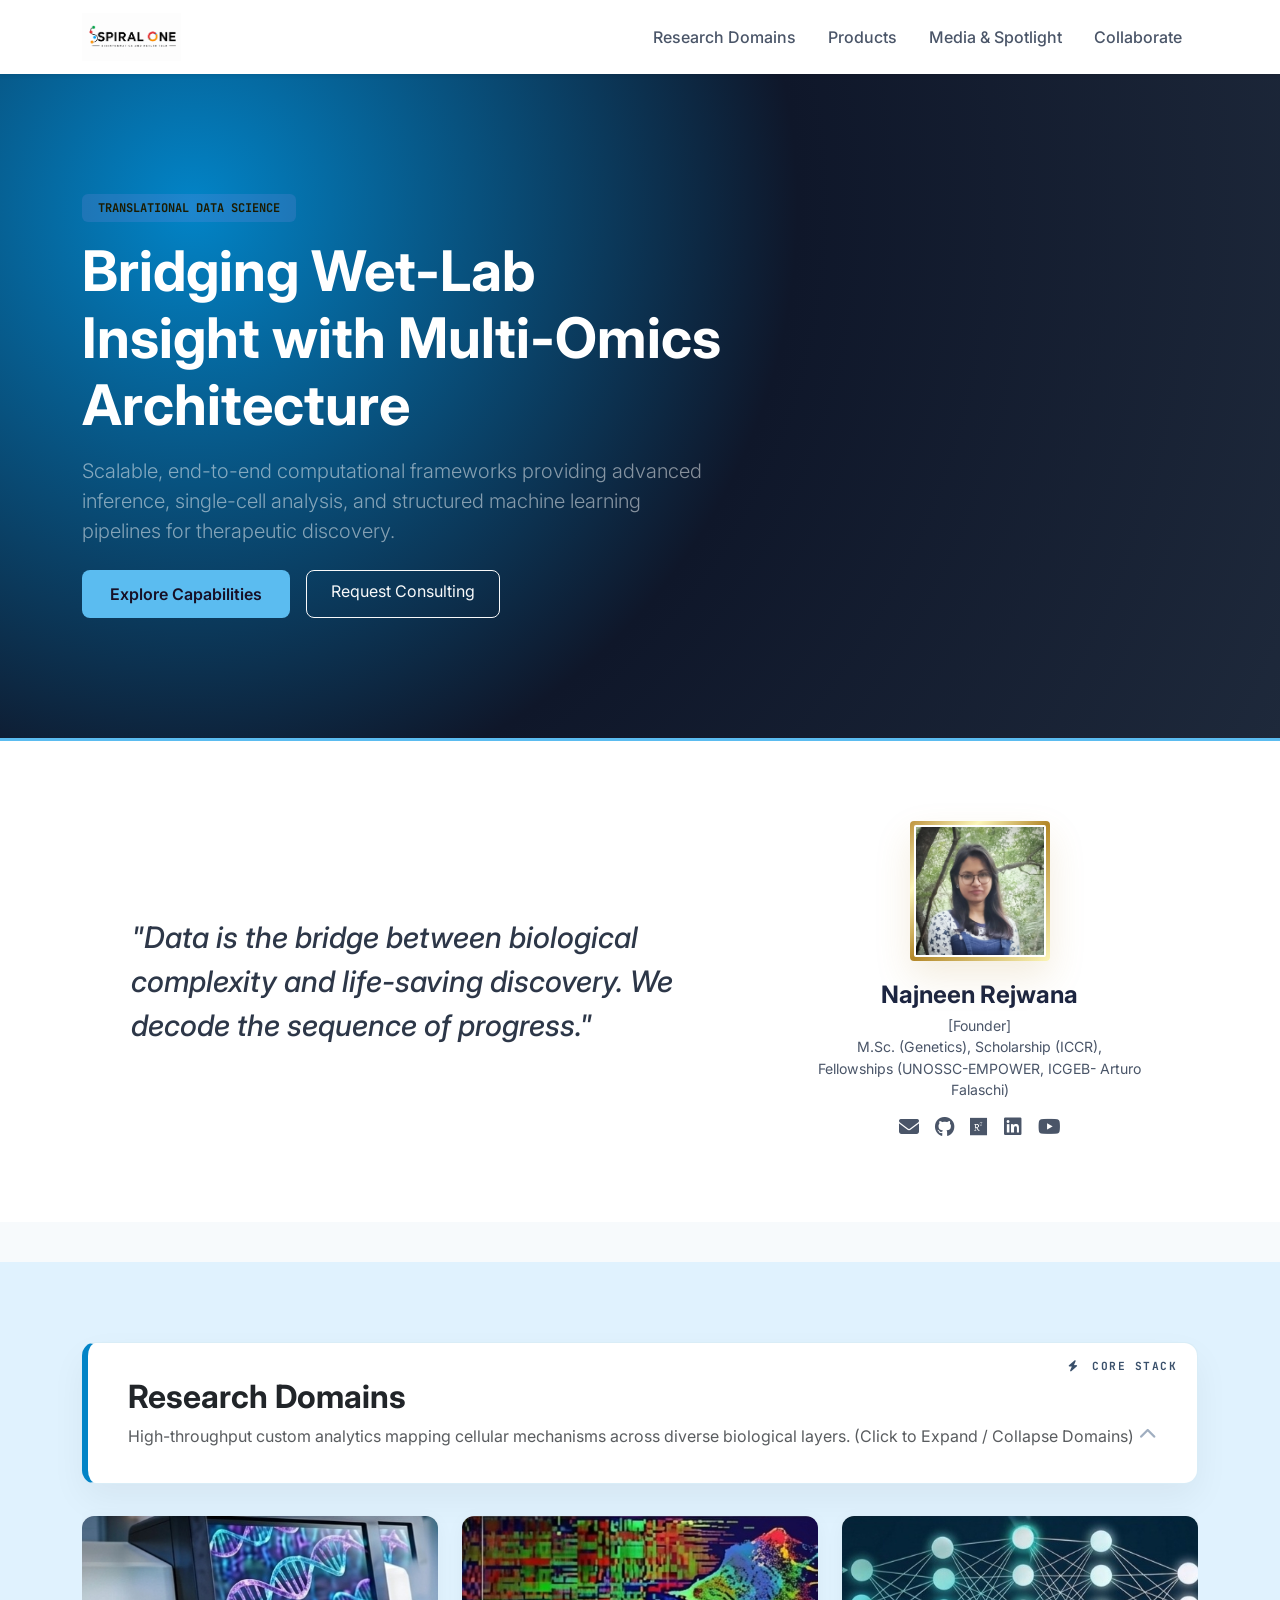
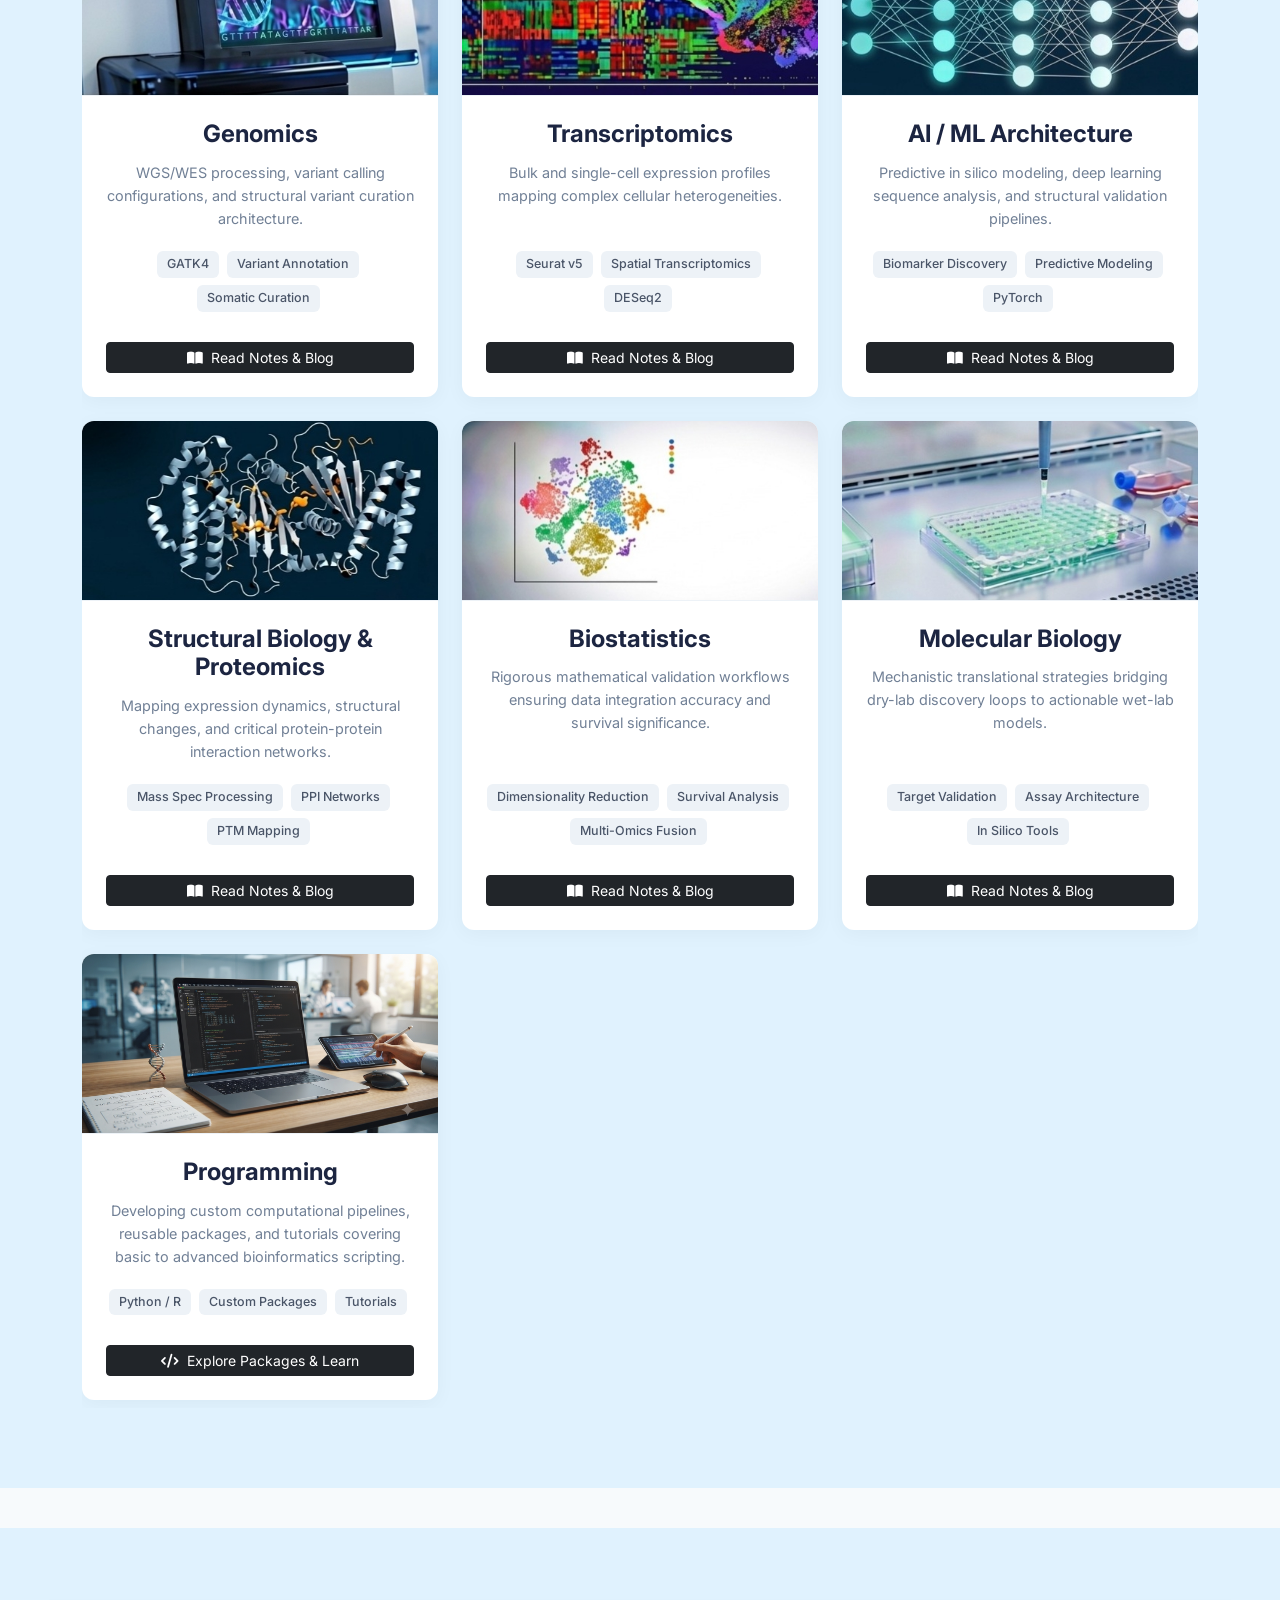
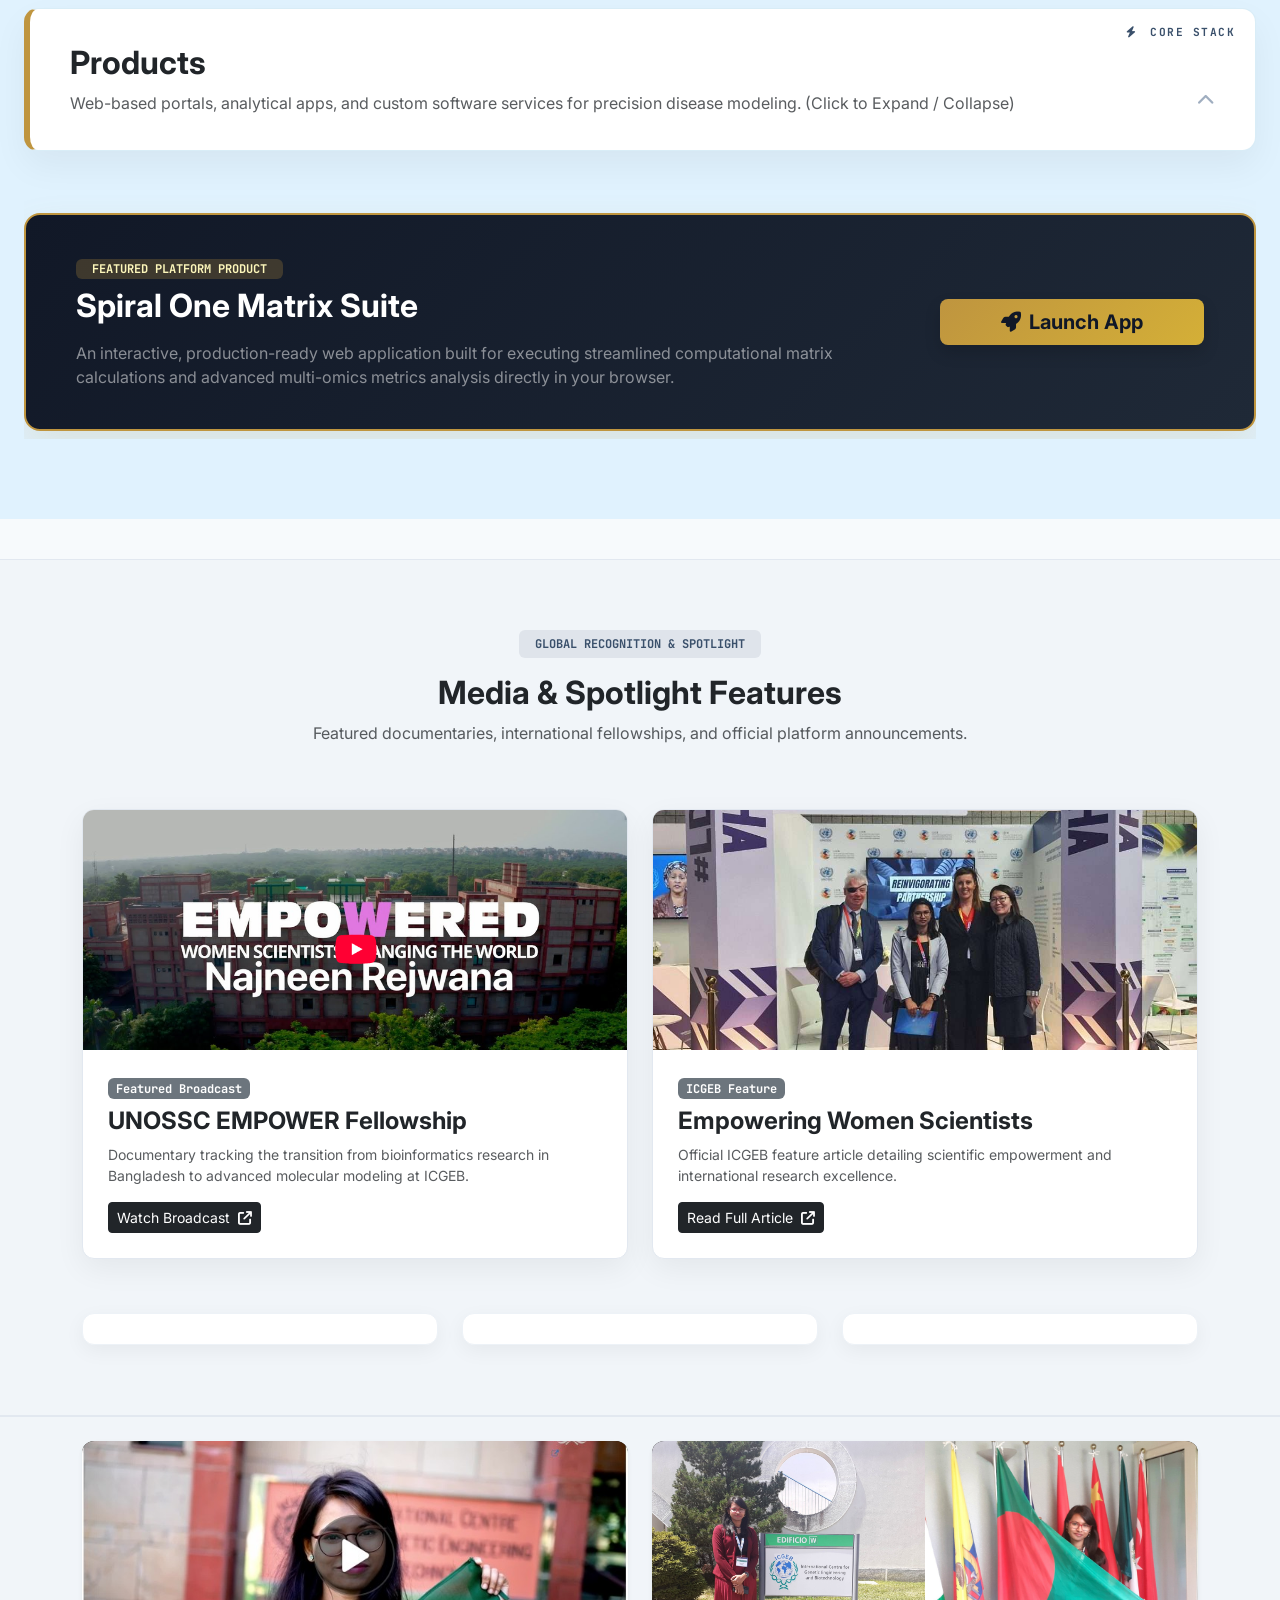
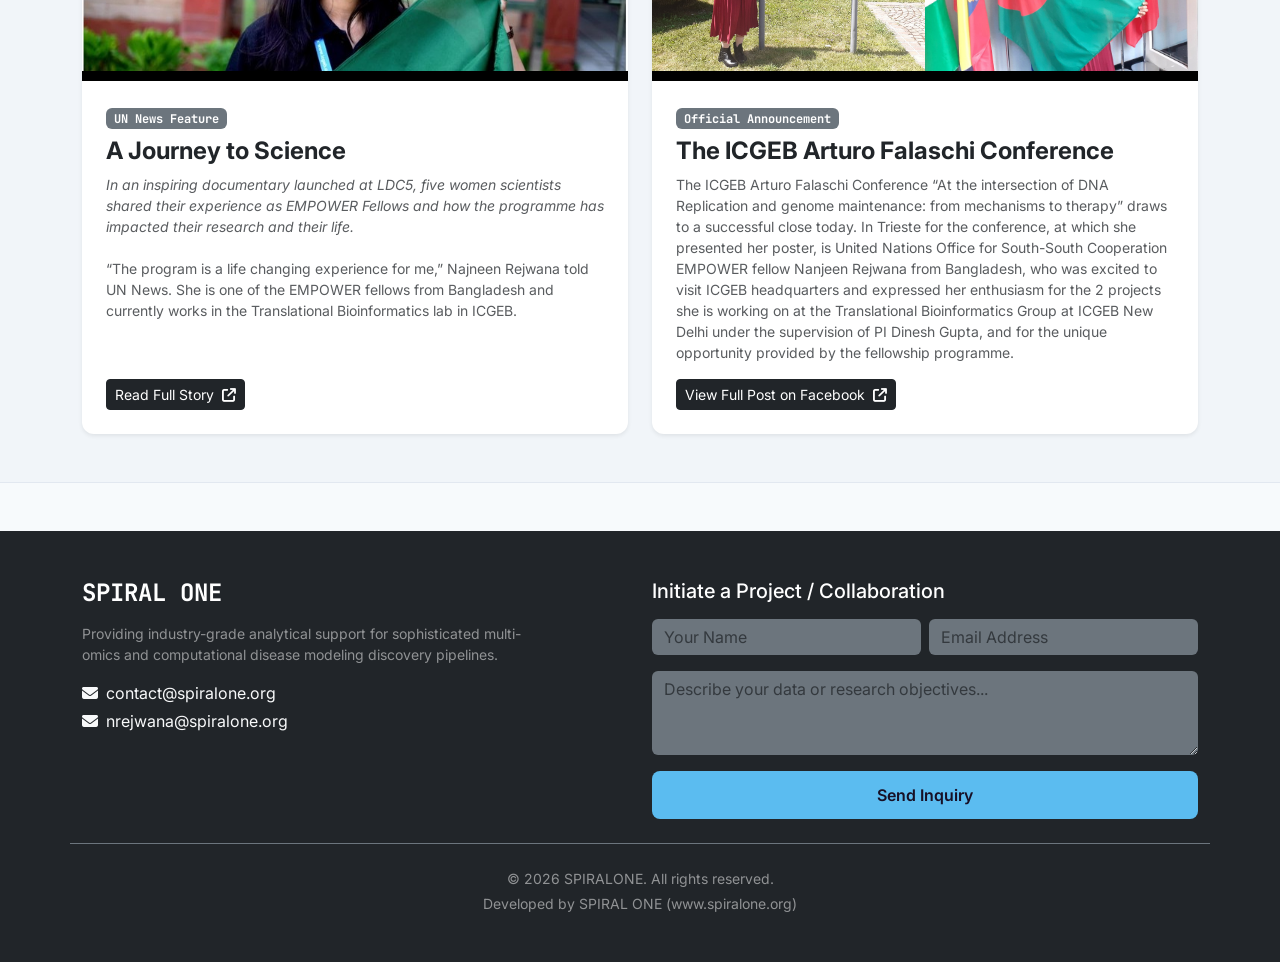
<file: index.html>
<!DOCTYPE html>
<html lang="en">
<head>
    <meta charset="UTF-8">
    <meta name="viewport" content="width=device-width, initial-scale=1.0">

    <meta name="description" content="Next-Generation Computational Biology & Multi-Omics workflows. End-to-end bioinformatics pipelines, single-cell analytics, and computational drug discovery.">
    <meta name="keywords" content="Bioinformatics, Multi-Omics, Single-cell Transcriptomics, Genomics, GATK4, Seurat, Predictive Modeling">
    
    <title>Spiral One | Next-Generation Computational Biology & Multi-Omics</title>
    
    <link rel="icon" type="image/png" href="images/spiral_logo_transparent.png">
    
    <link href="https://cdn.jsdelivr.net/npm/bootstrap@5.3.3/dist/css/bootstrap.min.css" rel="stylesheet">
    <link rel="stylesheet" href="https://cdnjs.cloudflare.com/ajax/libs/font-awesome/6.4.0/css/all.min.css">
    <link rel="preconnect" href="https://fonts.googleapis.com">
    <link rel="preconnect" href="https://fonts.gstatic.com" crossorigin>
    <link href="https://fonts.googleapis.com/css2?family=Inter:wght@300;400;500;600;700&family=JetBrains+Mono:wght@400;500&display=swap" rel="stylesheet">
    
    <style>
        body {
            font-family: 'Inter', sans-serif;
            color: #2d3748;
            background-color: #f7fafc;
            scroll-behavior: smooth;
        }
        .code-font {
            font-family: 'JetBrains Mono', monospace;
        }
        
        /* Premium Dark Lavender & Deep Indigo Hero Theme */
        .hero-section {
            background: radial-gradient(circle at 15% 20%, #0284c7 0%, #0f172a 50%, #1e293b 100%);
            color: white;
            padding: 120px 0;
            position: relative;
            overflow: hidden;
            border-bottom: 3px solid #5bbcf0;
        }
        .hero-section::before {
            content: '';
            position: absolute;
            top: 0;
            left: 0;
            right: 0;
            bottom: 0;
            background: radial-gradient(circle at85% 85%, rgba(56, 189, 248, 0.15) 0%, transparent 55%);
            pointer-events: none;
        }

        /* Quote & Profile Section Spacing */
        .quote-wrapper {
            padding: 80px 0;
            background-color: #ffffff;
        }
        .quote-text {
            font-size: 1.85rem;
            color: #2d3748;
            font-weight: 500;
            line-height: 1.5;
            font-style: italic;
        }
        /* Refined Profile Container */
        .profile-container {
            text-align: center;
        }
        /* High-End Metallic Golden Border Frame */
        .profile-img-square {
            position: relative;
            width: 140px;
            height: 140px;
            border-radius: 4px;
            padding: 4px;
            background: linear-gradient(135deg, #bf953f 0%, #fcf6ba 25%, #b38728 50%, #fbf5b7 100%);
            box-shadow: 0 16px 36px rgba(179, 135, 40, 0.15);
            margin: 0 auto 20px auto;
            transition: transform 0.3s ease;
        }
        .profile-img-square:hover {
            transform: scale(1.03);
        }
        .profile-img-square img {
            width: 100%;
            height: 100%;
            object-fit: cover;
            border-radius: 2px;
            border: 2px solid white;
        }
        .profile-name {
            font-weight: 700;
            color: #1c2541;
            margin-bottom: 6px;
        }
        .profile-credentials {
            font-size: 0.88rem;
            color: #4a5568;
            line-height: 1.5;
            max-width: 340px;
            margin: 0 auto 12px auto;
        }
        /* Professional Social Media Icon Bar */
        .founder-socials {
            display: flex;
            justify-content: center;
            gap: 16px;
            margin-top: 12px;
        }
        .founder-socials a {
            font-size: 1.25rem;
            color: #4a5568;
            transition: color 0.2s ease, transform 0.2s ease;
        }
        .founder-socials a:hover {
            color: #1c2541;
            transform: translateY(-2px);
        }
        .founder-socials a.gmail-icon:hover { color: #db4437; }
        .founder-socials a.github-icon:hover { color: #24292e; }
        .founder-socials a.researchgate-icon:hover { color: #00ccbb; }
        .founder-socials a.linkedin-icon:hover { color: #0077b5; }

        /* PRODUCT SPOTLIGHT BANNER STYLES */
        .product-spotlight-banner {
            background: linear-gradient(135deg, #1e1b32 0%, #2b2342 100%);
            border-radius: 16px;
            color: white;
            padding: 40px 50px;
            box-shadow: 0 15px 35px rgba(30, 27, 50, 0.15);
            margin-top: 30px;
            border: 1px solid rgba(183, 148, 244, 0.3);
        }

        /* MEDIA SECTION STYLES */
        .media-spotlight-section {
            background-color: #f1f5f9;
            padding: 70px 0;
            border-top: 1px solid #e2e8f0;
            border-bottom: 1px solid #e2e8f0;
        }
        .standard-media-card {
            background: #ffffff;
            border-radius: 12px;
            overflow: hidden;
            box-shadow: 0 10px 30px rgba(0,0,0,0.06);
            height: 100%;
            display: flex;
            flex-direction: column;
            border: 1px solid #e2e8f0;
            transition: transform 0.3s ease, box-shadow 0.3s ease;
        }
        .standard-media-card:hover {
            transform: translateY(-4px);
            box-shadow: 0 15px 35px rgba(0,0,0,0.09);
        }
        .card-media-header {
            position: relative;
            width: 100%;
            height: 240px;
            background: #000;
        }
        .card-media-header iframe,
        .card-media-header img {
            width: 100%;
            height: 100%;
            object-fit: cover;
            border: 0;
        }
        .card-media-body {
            padding: 25px;
            display: flex;
            flex-direction: column;
            justify-content: space-between;
            flex-grow: 1;
        }

        /* Fixed Twitter Row */
        .twitter-fixed-row {
            margin-top: 30px;
        }
        .twitter-card-wrapper {
            background: #ffffff;
            border-radius: 12px;
            box-shadow: 0 6px 20px rgba(0,0,0,0.05);
            padding: 15px;
            border: 1px solid #edf2f7;
            height: 100%;
            display: flex;
            justify-content: center;
            align-items: center;
        }
        .twitter-card-wrapper .twitter-tweet {
            margin: 0 !important; 
            width: 100% !important;
        }

        /* Full-Width Background Section for Research Domains spanning edge to edge */
        .domains-section-full {
            background-color:#e0f2fe; /* Rich soft blue tint that highlights the section from the rest of the page */
            width: 100vw;
            position: relative;
            left: 50%;
            right: 50%;
            margin-left: -50vw;
            margin-right: -50vw;
            padding: 80px 0;
            margin-top: 40px;
            margin-bottom: 40px;
        }

      /* Dropdown Trigger Header Style */
.capabilities-popup-bar {
    position: relative;
    background: #ffffff;
    border: 1px solid rgba(2, 132, 199, 0.15);
    border-left: 6px solid #0284c7; /* Vibrant Sky Blue accent matching hero */
    border-radius: 14px;
    padding: 35px 40px;
    box-shadow: 0 15px 35px rgba(0, 0, 0, 0.05);
    cursor: pointer;
    user-select: none;
        }
        .capabilities-popup-bar::after {
            content: '\f077'; 
            font-family: 'Font Awesome 6 Free';
            font-weight: 900;
            position: absolute;
            bottom: 35px;
            right: 40px;
            font-size: 1.1rem;
            color: #a0aec0;
            transition: transform 0.3s ease;
        }
        .capabilities-popup-bar.collapsed::after {
            transform: rotate(180deg);
        }
        .popup-indicator {
            position: absolute;
            top: 15px;
            right: 20px;
            font-size: 0.7rem;
            color: #3a506b;
            text-transform: uppercase;
            letter-spacing: 1.5px;
            font-weight: 700;
        }

        /* Smooth CSS Dropdown Panel Wrapper */
        .dropup-panel-wrapper {
            display: grid;
            grid-template-rows: 1fr;
            transition: grid-template-rows 0.35s cubic-bezier(0.16, 1, 0.3, 1), opacity 0.25s ease;
            opacity: 1;
        }
        .dropup-panel-wrapper.collapsed-panel {
            grid-template-rows: 0fr;
            opacity: 0;
            pointer-events: none;
        }
        .dropup-inner-content {
            overflow: hidden;
        }

        /* Visual Layout Matching Cards */
        .card-custom {
            border: none;
            border-radius: 12px;
            background: #ffffff;
            transition: all 0.3s cubic-bezier(0.16, 1, 0.3, 1);
            box-shadow: 0 4px 20px rgba(0, 0, 0, 0.04);
            height: 100%;
            overflow: hidden;
            display: flex;
            flex-direction: column;
        }
        .card-custom:hover {
            transform: translateY(-6px);
            box-shadow: 0 12px 30px rgba(0, 0, 0, 0.08);
        }
        .card-banner-img {
            width: 100%;
            height: 180px;
            object-fit: cover;
            border-bottom: 1px solid #edf2f7;
        }
        .card-body-content {
            padding: 24px;
            text-align: center;
            display: flex;
            flex-direction: column;
            flex-grow: 1;
        }
        .card-title-custom {
            font-weight: 700;
            color: #1c2541;
            margin-bottom: 12px;
        }
        .card-text-custom {
            font-size: 0.9rem;
            color: #718096;
            line-height: 1.6;
            margin-bottom: 20px;
        }
        .badge-container-custom {
            margin-top: auto;
            margin-bottom: 16px;
        }
        .badge-tech {
            background-color: #edf2f7;
            color: #4a5568;
            font-size: 0.78rem;
            font-weight: 500;
            padding: 4px 10px;
            border-radius: 6px;
            margin-right: 4px;
            margin-bottom: 6px;
            display: inline-block;
        }
        .btn-premium {
            background-color: #5bbcf0;
            color: #171026;
            font-weight: 600;
            border: none;
            padding: 12px 28px;
            border-radius: 8px;
            transition: background 0.2s;
        }
        .btn-premium:hover {
            background-color: #9f7aea;
            color: white;
        }
        .nav-link {
            font-weight: 500;
            color: #4a5568 !important;
        }
        .nav-link:hover {
            color: #1c2541 !important;
        }
    </style>



<!-- Google tag (gtag.js) -->
    <script async src="https://www.googletagmanager.com/gtag/js?id=G-MBGD7F06EC"></script>
    <script>
      window.dataLayer = window.dataLayer || [];
      function gtag(){dataLayer.push(arguments);}
      gtag('js', new Date());

      gtag('config', 'G-MBGD7F06EC');
    </script>
</head>




    
    
</head>
<body>

    <nav class="navbar navbar-expand-lg navbar-light bg-white sticky-top shadow-sm">
        <div class="container">
            <a class="navbar-brand fw-bold text-dark code-font" href="#">
                <img src="images/spiral_logo.png" style="height:48px;" class="me-2" alt="Spiral One Logo">
            </a>
            <button class="navbar-toggler" type="button" data-bs-toggle="collapse" data-bs-target="#navbarNav" aria-controls="navbarNav" aria-expanded="false" aria-label="Toggle navigation">
                <span class="navbar-toggler-icon"></span>
            </button>
            <div class="collapse navbar-collapse" id="navbarNav">
                <ul class="navbar-nav ms-auto align-items-center">
                    <li class="nav-item"><a class="nav-link px-3" href="#domains">Research Domains</a></li>
                    <li class="nav-item"><a class="nav-link px-3" href="#product">Products</a></li>
                    <li class="nav-item"><a class="nav-link px-3" href="#media">Media & Spotlight</a></li>
                    <li class="nav-item"><a class="nav-link px-3" href="#contact">Collaborate</a></li>
                </ul>
            </div>
        </div>
    </nav>

    <header class="hero-section d-flex align-items-center">
        <div class="container text-center text-lg-start">
            <div class="row align-items-center">
                <div class="col-lg-7">
                    <span class="badge text-uppercase tracking-wider px-3 py-2 mb-3 code-font" style="background: rgba(183, 148, 244, 0.15); color: #1c1b01;">Translational Data Science</span>
                    <h1 class="display-4 fw-bold mb-3 text-white">Bridging Wet-Lab Insight with Multi-Omics Architecture</h1>
                    <p class="lead text-white-50 mb-4">Scalable, end-to-end computational frameworks providing advanced inference, single-cell analysis, and structured machine learning pipelines for therapeutic discovery.</p>
                    <div class="d-flex flex-column flex-sm-row justify-content-center justify-content-lg-start gap-3">
                        <a href="#domains" class="btn btn-premium">Explore Capabilities</a>
                        <a href="#contact" class="btn btn-outline-light px-4 py-2" style="border-radius: 8px;">Request Consulting</a>
                    </div>
                </div>
            </div>
        </div>
    </header>

    <section class="quote-wrapper">
        <div class="container">
            <div class="row justify-content-center align-items-center g-5">
                <div class="col-lg-7 text-center text-lg-start">
                    <blockquote class="quote-text mb-0">
                        "Data is the bridge between biological complexity and life-saving discovery. We decode the sequence of progress."
                    </blockquote>
                </div>
                
                <div class="col-md-6 col-lg-4">
                    <div class="profile-container">
                        <div class="profile-img-square">
                            <img src="images/najneen.jpeg" alt="Najneen Rejwana">
                        </div>
                        <h4 class="profile-name">Najneen Rejwana</h4>
                        <div class="profile-credentials">
                            [Founder] <br> M.Sc. (Genetics), Scholarship (ICCR),<br>
                            Fellowships (UNOSSC-EMPOWER, ICGEB- Arturo Falaschi)
                        </div>
                        
                        <div class="founder-socials">
                            <a href="mailto:najneenrejwana13@gmail.com" class="gmail-icon" title="Email"><i class="fa-solid fa-envelope"></i></a>
                            <a href="https://github.com/najneen01" target="_blank" class="github-icon" title="GitHub"><i class="fa-brands fa-github"></i></a>
                            <a href="https://www.researchgate.net/profile/Najneen-Rejwana" target="_blank" class="researchgate-icon" title="ResearchGate"><i class="fa-brands fa-researchgate"></i></a>
                            <a href="https://linkedin.com/in/najneen-rejwana" target="_blank" class="linkedin-icon" title="LinkedIn"><i class="fa-brands fa-linkedin"></i></a>
                            <a href="https://www.youtube.com/@najneenrejwana9450" target="_blank" class="linkedin-icon" title="YouTube"><i class="fa-brands fa-youtube"></i></a>
                        </div>
                    </div>
                </div>
            </div>
        </div>
    </section>

    <div class="domains-section-full" id="domains">
        <div class="container">
            
            <div class="container mb-4 px-0">
                <div class="capabilities-popup-bar" onclick="toggleDropUpPanel()">
                    <div class="popup-indicator code-font"><i class="fa-solid fa-bolt me-1"></i> Core Stack</div>
                    <h2 class="fw-bold text-dark mb-2">Research Domains</h2>
                    <p class="text-muted mb-0">High-throughput custom analytics mapping cellular mechanisms across diverse biological layers. (Click to Expand / Collapse Domains)</p>
                </div>
            </div>

            <div id="dropupPanel" class="dropup-panel-wrapper">
                <div class="dropup-inner-content">
                    <div class="row g-4 pt-2 pb-2">
                        
                        <div class="col-md-6 col-lg-4">
                            <div class="card card-custom">
                                <img src="images/genomics.jpeg" class="card-banner-img" alt="Genomics Research Domain">
                                <div class="card-body-content">
                                    <h4 class="card-title-custom">Genomics</h4>
                                    <p class="card-text-custom">WGS/WES processing, variant calling configurations, and structural variant curation architecture.</p>
                                    <div class="badge-container-custom">
                                        <span class="badge-tech">GATK4</span>
                                        <span class="badge-tech">Variant Annotation</span>
                                        <span class="badge-tech">Somatic Curation</span>
                                    </div>
                                    <div class="d-grid gap-2 w-100 mt-2">
                                        <a href="notes/genomics-notes.html" class="btn btn-sm btn-dark">
                                            <i class="fa-solid fa-book-open me-2"></i>Read Notes & Blog
                                        </a>
                                    </div>
                                </div>
                            </div>
                        </div>

                        <div class="col-md-6 col-lg-4">
                            <div class="card card-custom">
                                <img src="images/transcriptom.jpeg" class="card-banner-img" alt="Transcriptomics Research Domain">
                                <div class="card-body-content">
                                    <h4 class="card-title-custom">Transcriptomics</h4>
                                    <p class="card-text-custom">Bulk and single-cell expression profiles mapping complex cellular heterogeneities.</p>
                                    <div class="badge-container-custom">
                                        <span class="badge-tech">Seurat v5</span>
                                        <span class="badge-tech">Spatial Transcriptomics</span>
                                        <span class="badge-tech">DESeq2</span>
                                    </div>
                                    <div class="d-grid gap-2 w-100 mt-2">
                                        <a href="notes/transcriptom-notes.html" class="btn btn-sm btn-dark">
                                            <i class="fa-solid fa-book-open me-2"></i>Read Notes & Blog
                                        </a>
                                    </div>
                                </div>
                            </div>
                        </div>

                        <div class="col-md-6 col-lg-4">
                            <div class="card card-custom">
                                <img src="images/ML.jpeg" class="card-banner-img" alt="ML/AI Pipeline Architectures">
                                <div class="card-body-content">
                                    <h4 class="card-title-custom">AI / ML Architecture</h4>
                                    <p class="card-text-custom">Predictive in silico modeling, deep learning sequence analysis, and structural validation pipelines.</p>
                                    <div class="badge-container-custom">
                                        <span class="badge-tech">Biomarker Discovery</span>
                                        <span class="badge-tech">Predictive Modeling</span>
                                        <span class="badge-tech">PyTorch</span>
                                    </div>
                                    <div class="d-grid gap-2 w-100 mt-2">
                                        <a href="notes/AI-notes.html" class="btn btn-sm btn-dark">
                                            <i class="fa-solid fa-book-open me-2"></i>Read Notes & Blog
                                        </a>
                                    </div>
                                </div>
                            </div>
                        </div>

                        <div class="col-md-6 col-lg-4">
                            <div class="card card-custom">
                                <img src="images/proteomics.jpeg" class="card-banner-img" alt="Proteomics Structural Data Mapping">
                                <div class="card-body-content">
                                    <h4 class="card-title-custom">Structural Biology & Proteomics</h4>
                                    <p class="card-text-custom">Mapping expression dynamics, structural changes, and critical protein-protein interaction networks.</p>
                                    <div class="badge-container-custom">
                                        <span class="badge-tech">Mass Spec Processing</span>
                                        <span class="badge-tech">PPI Networks</span>
                                        <span class="badge-tech">PTM Mapping</span>
                                    </div>
                                    <div class="d-grid gap-2 w-100 mt-2">
                                        <a href="notes/proteomics-notes.html" class="btn btn-sm btn-dark">
                                            <i class="fa-solid fa-book-open me-2"></i>Read Notes & Blog
                                        </a>
                                    </div>
                                </div>
                            </div>
                        </div>

                        <div class="col-md-6 col-lg-4">
                            <div class="card card-custom">
                                <img src="images/biostat.jpeg" class="card-banner-img" alt="Biostatistical Pipelines and Survival Models">
                                <div class="card-body-content">
                                    <h4 class="card-title-custom">Biostatistics</h4>
                                    <p class="card-text-custom">Rigorous mathematical validation workflows ensuring data integration accuracy and survival significance.</p>
                                    <div class="badge-container-custom">
                                        <span class="badge-tech">Dimensionality Reduction</span>
                                        <span class="badge-tech">Survival Analysis</span>
                                        <span class="badge-tech">Multi-Omics Fusion</span>
                                    </div>
                                    <div class="d-grid gap-2 w-100 mt-2">
                                        <a href="notes/biostat-notes.html" class="btn btn-sm btn-dark">
                                            <i class="fa-solid fa-book-open me-2"></i>Read Notes & Blog
                                        </a>
                                    </div>
                                </div>
                            </div>
                        </div>

                        <div class="col-md-6 col-lg-4">
                            <div class="card card-custom">
                                <img src="images/molecular.jpeg" class="card-banner-img" alt="Translational Molecular Assays">
                                <div class="card-body-content">
                                    <h4 class="card-title-custom">Molecular Biology</h4>
                                    <p class="card-text-custom">Mechanistic translational strategies bridging dry-lab discovery loops to actionable wet-lab models.</p>
                                    <div class="badge-container-custom">
                                        <span class="badge-tech">Target Validation</span>
                                        <span class="badge-tech">Assay Architecture</span>
                                        <span class="badge-tech">In Silico Tools</span>
                                    </div>
                                    <div class="d-grid gap-2 w-100 mt-2">
                                        <a href="notes/molecular-notes.html" class="btn btn-sm btn-dark">
                                            <i class="fa-solid fa-book-open me-2"></i>Read Notes & Blog
                                        </a>
                                    </div>
                                </div>
                            </div>
                        </div>





<div class="col-md-6 col-lg-4">
    <div class="card card-custom">
        <img src="images/programming.png" class="card-banner-img" alt="Programming and Packages">
        <div class="card-body-content">
            <h4 class="card-title-custom">Programming</h4>
            <p class="card-text-custom">Developing custom computational pipelines, reusable packages, and tutorials covering basic to advanced bioinformatics scripting.</p>
            <div class="badge-container-custom">
                <span class="badge-tech">Python / R</span>
                <span class="badge-tech">Custom Packages</span>
                <span class="badge-tech">Tutorials</span>
            </div>
            <div class="d-grid gap-2 w-100 mt-2">
                <a href="notes/programming-notes.html" class="btn btn-sm btn-dark">
                    <i class="fa-solid fa-code me-2"></i>Explore Packages & Learn
                </a>
            </div>
        </div>
    </div>
</div>


                        


                        
                    </div>
                </div>
            </div>

        </div>
    </div>




</div>

        </div>
    </div>






    <div class="domains-section-full" id="product">
        <div class="container-fluid px-4">
            
            <div class="mb-4 px-0">
                <div class="capabilities-popup-bar" id="productsPopupBar" onclick="toggleProductsPanel()" style="border-left: 6px solid #bf953f; background: #ffffff; cursor: pointer;">
                    <div class="popup-indicator code-font"><i class="fa-solid fa-bolt me-1"></i> Core Stack</div>
                    <h2 class="fw-bold text-dark mb-2">Products</h2>
                    <p class="text-muted mb-0">Web-based portals, analytical apps, and custom software services for precision disease modeling. (Click to Expand / Collapse)</p>
                </div>
            </div>

            <div id="productsPanel" class="dropup-panel-wrapper">
                <div class="dropup-inner-content">
                    <main class="container-fluid py-2 px-0">
                        <div class="product-spotlight-banner mb-0" style="background: linear-gradient(135deg, #111827 0%, #1f2937 100%); border: 2px solid #bf953f; box-shadow: 0 20px 40px rgba(191, 149, 63, 0.15);">
                            <div class="row align-items-center">
                                <div class="col-lg-9">
                                    <span class="badge text-uppercase tracking-wider px-3 py-1 mb-2 code-font" style="background: rgba(191, 149, 63, 0.25); color: #fcf6ba;">Featured Platform Product</span>
                                    <h2 class="fw-bold mb-3 text-white">Spiral One Matrix Suite</h2>
                                    <p class="text-white-50 mb-0">An interactive, production-ready web application built for executing streamlined computational matrix calculations and advanced multi-omics metrics analysis directly in your browser.</p>
                                </div>
                                <div class="col-lg-3 text-lg-end mt-4 mt-lg-0">
                                    <a href="https://spiralone-matrix-suite.streamlit.app/" target="_blank" class="btn btn-lg shadow w-100" style="background: linear-gradient(135deg, #bf953f 0%, #d4af37 100%); color: #111827; font-weight: 700; border: none;">
                                        <i class="fa-solid fa-rocket me-2"></i>Launch App
                                    </a>
                                </div>
                            </div>
                        </div>
                    </main>
                </div>
            </div>

        </div>
    </div>



    



    
  
    

    </div>
</div>
    </main>





    

    <section class="media-spotlight-section" id="media">
        <div class="container">
            <div class="row justify-content-center text-center mb-5">
                <div class="col-lg-8">
                    <span class="badge text-uppercase tracking-wider px-3 py-2 mb-3 code-font" style="background: rgba(58, 80, 107, 0.1); color: #3a506b;">Global Recognition & Spotlight</span>
                    <h2 class="fw-bold text-dark mb-2">Media & Spotlight Features</h2>
                    <p class="text-muted">Featured documentaries, international fellowships, and official platform announcements.</p>
                </div>
            </div>

            <div class="row g-4 justify-content-center mb-4">
         <div class="col-lg-6">
        <div class="standard-media-card">
            <div class="card-media-header">
                <img src="images/empower.png" alt="UNOSSC EMPOWER Fellowship">
            </div>
            <div class="card-media-body">
                <div>
                    <span class="badge bg-secondary text-white mb-2 code-font">Featured Broadcast</span>
                    <h4 class="fw-bold text-dark mb-2">UNOSSC EMPOWER Fellowship</h4>
                    <p class="text-muted small mb-3">Documentary tracking the transition from bioinformatics research in Bangladesh to advanced molecular modeling at ICGEB.</p>
                </div>
                <div>
                    <a href="https://www.youtube.com/watch?v=Qgyj5Th4sMo" target="_blank" class="btn btn-sm btn-dark">Watch Broadcast <i class="fa-solid fa-arrow-up-right-from-square ms-1"></i></a>
                </div>
            </div>
        </div>
    </div>

                <div class="col-lg-6">
                    <div class="standard-media-card">
                        <div class="card-media-header">
                            <img src="images/icgeb.jpeg" alt="ICGEB Women Scientists Feature">
                        </div>
                        <div class="card-media-body">
                            <div>
                                <span class="badge bg-secondary text-white mb-2 code-font">ICGEB Feature</span>
                                <h4 class="fw-bold text-dark mb-2">Empowering Women Scientists</h4>
                                <p class="text-muted small mb-3">Official ICGEB feature article detailing scientific empowerment and international research excellence.</p>
                            </div>
                            <div>
                                <a href="https://www.icgeb.org/empowering-women-scientists-from-the-global-south/" target="_blank" class="btn btn-sm btn-dark">Read Full Article <i class="fa-solid fa-arrow-up-right-from-square ms-1"></i></a>
                            </div>
                        </div>
                    </div>
                </div>
            </div>

            <div class="row g-4 twitter-fixed-row justify-content-center">
                <div class="col-md-6 col-lg-4">
                    <div class="twitter-card-wrapper">
                        <blockquote class="twitter-tweet">
                            <a href="https://x.com/UNOSSC/status/1636094104630075394"></a>
                        </blockquote>
                    </div>
                </div>
                <div class="col-md-6 col-lg-4">
                    <div class="twitter-card-wrapper">
                        <blockquote class="twitter-tweet">
                            <a href="https://x.com/UNOSSC/status/1633458803134930944"></a>
                        </blockquote>
                    </div>
                </div>
                <div class="col-md-6 col-lg-4">
                    <div class="twitter-card-wrapper">
                        <blockquote class="twitter-tweet">
                            <a href="https://x.com/UNOSSC/status/1628773950661332993"></a>
                        </blockquote>
                    </div>
                </div>

                
            </div>

        </div>
    </section>












<section class="media-spotlight-section py-4">
    <div class="container">
        <div class="row g-4 justify-content-center mb-4">
            
            <div class="col-lg-6">
                <div class="standard-media-card card shadow-sm border-0 h-100" style="background: #fff; border-radius: 12px; overflow: hidden; display: flex; flex-direction: column;">
                    <div class="card-media-header">
                        <img src="images/UN.jpg" alt="UN News EMPOWER Feature" style="width: 100%; height: 230px; object-fit: cover;">
                    </div>
                    <div class="card-media-body p-4 d-flex flex-column justify-content-between" style="flex-grow: 1;">
                        <div>
                            <span class="badge bg-secondary text-white mb-2 code-font">UN News Feature</span>
                            <h4 class="fw-bold text-dark mb-2">A Journey to Science</h4>
                            <p class="text-muted small mb-3">
                                <em>In an inspiring documentary launched at LDC5, five women scientists shared their experience as EMPOWER Fellows and how the programme has impacted their research and their life.</em><br><br>
                                “The program is a life changing experience for me,” Najneen Rejwana told UN News. She is one of the EMPOWER fellows from Bangladesh and currently works in the Translational Bioinformatics lab in ICGEB.
                            </p>
                        </div>
                        <div>
                            <a href="https://news.un.org/en/story/2023/03/1134337" target="_blank" class="btn btn-sm btn-dark">
                                Read Full Story <i class="fa-solid fa-arrow-up-right-from-square ms-1"></i>
                            </a>
                        </div>
                    </div>
                </div>
            </div>

            <div class="col-lg-6">
                <div class="standard-media-card card shadow-sm border-0 h-100" style="background: #fff; border-radius: 12px; overflow: hidden; display: flex; flex-direction: column;">
                    <div class="card-media-header row g-0">
                        <div class="col-6">
                            <img src="images/icgeb1.jpg" alt="Facebook Post Photo 1" style="width: 100%; height: 230px; object-fit: cover;">
                        </div>
                        <div class="col-6">
                            <img src="images/icgeb2.jpg" alt="Facebook Post Photo 2" style="width: 100%; height: 230px; object-fit: cover;">
                        </div>
                    </div>
                    <div class="card-media-body p-4 d-flex flex-column justify-content-between" style="flex-grow: 1;">
                        <div>
                            <span class="badge bg-secondary text-white mb-2 code-font">Official Announcement</span>
                            <h4 class="fw-bold text-dark mb-2">The ICGEB Arturo Falaschi Conference </h4>
                            <p class="text-muted small mb-3">
                                The ICGEB Arturo Falaschi Conference “At the intersection of DNA Replication and genome maintenance: from mechanisms to therapy” draws to a successful close today. 
                                In Trieste for the conference, at which she presented her poster, is United Nations Office for South-South Cooperation EMPOWER fellow Nanjeen Rejwana from Bangladesh, who was excited to visit ICGEB headquarters and expressed her enthusiasm for the 2 projects she is working on at the Translational Bioinformatics Group at ICGEB New Delhi under the supervision of PI Dinesh Gupta, and for the unique opportunity provided by the fellowship programme.
                            </p>
                        </div>
                        <div>
                            <a href="https://www.facebook.com/ICGEBOfficial/posts/pfbid0DW6CQxx6WKM8GcyuYwzQr17utp9uwTYZVaP3Me1iXVQBemjQUPWkAvJhqddPaiSKl" target="_blank" class="btn btn-sm btn-dark">
                                View Full Post on Facebook <i class="fa-solid fa-arrow-up-right-from-square ms-1"></i>
                            </a>
                        </div>
                    </div>
                </div>
            </div>

        </div>
    </div>
</section>







<footer class="bg-dark text-light py-5 mt-5" id="contact">
        <div class="container">
            <div class="row g-4 justify-content-between pb-4 border-bottom border-secondary">
               
        <div class="col-md-5">
                    <h4 class="fw-bold text-white code-font">SPIRAL ONE</h4>
                    <p class="text-white-50 small mt-3">Providing industry-grade analytical support for sophisticated multi-omics and computational disease modeling discovery pipelines.</p>
                    
                    <!-- Primary Email Address -->
                    <p class="mt-3 mb-1">
                        <a href="mailto:contact@spiralone.org" class="text-decoration-none text-light d-inline-flex align-items-center">
                            <i class="fas fa-envelope text-accent me-2"></i> contact@spiralone.org
                        </a>
                    </p>

                    <!-- Secondary Email Address -->
                    <p class="mb-0">
                        <a href="mailto:nrejwana@spiralone.org" class="text-decoration-none text-light d-inline-flex align-items-center">
                            <i class="fas fa-envelope text-accent me-2"></i> nrejwana@spiralone.org
                        </a>
                    </p>
                </div>

                <div class="col-md-6">
                    <h5 class="text-white mb-3">Initiate a Project / Collaboration</h5>
                    <form action="https://formspree.io/f/meewdzka" method="POST">
                        <div class="row g-2 mb-3">
                            <div class="col"><input type="text" name="name" class="form-control bg-secondary text-white border-0" placeholder="Your Name" required></div>
                            <div class="col"><input type="email" name="email" class="form-control bg-secondary text-white border-0" placeholder="Email Address" required></div>
                        </div>
                        <div class="mb-3">
                            <textarea name="message" class="form-control bg-secondary text-white border-0" rows="3" placeholder="Describe your data or research objectives..." required></textarea>
                        </div>
                        <button type="submit" class="btn btn-premium w-100">Send Inquiry</button>
                    </form>
                </div>
            </div>
            
            <div class="row pt-4">
                <div class="col text-center text-white-50 small">
                    <p class="mb-1">&copy; 2026 SPIRALONE. All rights reserved.</p>
                    <p class="mb-0">Developed by SPIRAL ONE (<a href="https://www.spiralone.org" class="text-decoration-none text-white-50">www.spiralone.org</a>)</p>
                </div>
            </div>
        </div>
    </footer>







    




    <script src="https://cdn.jsdelivr.net/npm/bootstrap@5.3.3/dist/js/bootstrap.bundle.min.js"></script>
    <script async src="https://platform.twitter.com/widgets.js" charset="utf-8"></script>
    
    <script>
        // Controls the Research Domains panel
        function toggleDropUpPanel() {
            const panel = document.getElementById('dropupPanel');
            const headerBar = document.querySelector('#domains .capabilities-popup-bar');
            
            panel.classList.toggle('collapsed-panel');
            headerBar.classList.toggle('collapsed');
        }

        // Controls the Products panel
        function toggleProductsPanel() {
            const panel = document.getElementById('productsPanel');
            const headerBar = document.getElementById('productsPopupBar');
            
            panel.classList.toggle('collapsed-panel');
            headerBar.classList.toggle('collapsed');
        }
    </script>


    
</body>
</html>
</file>
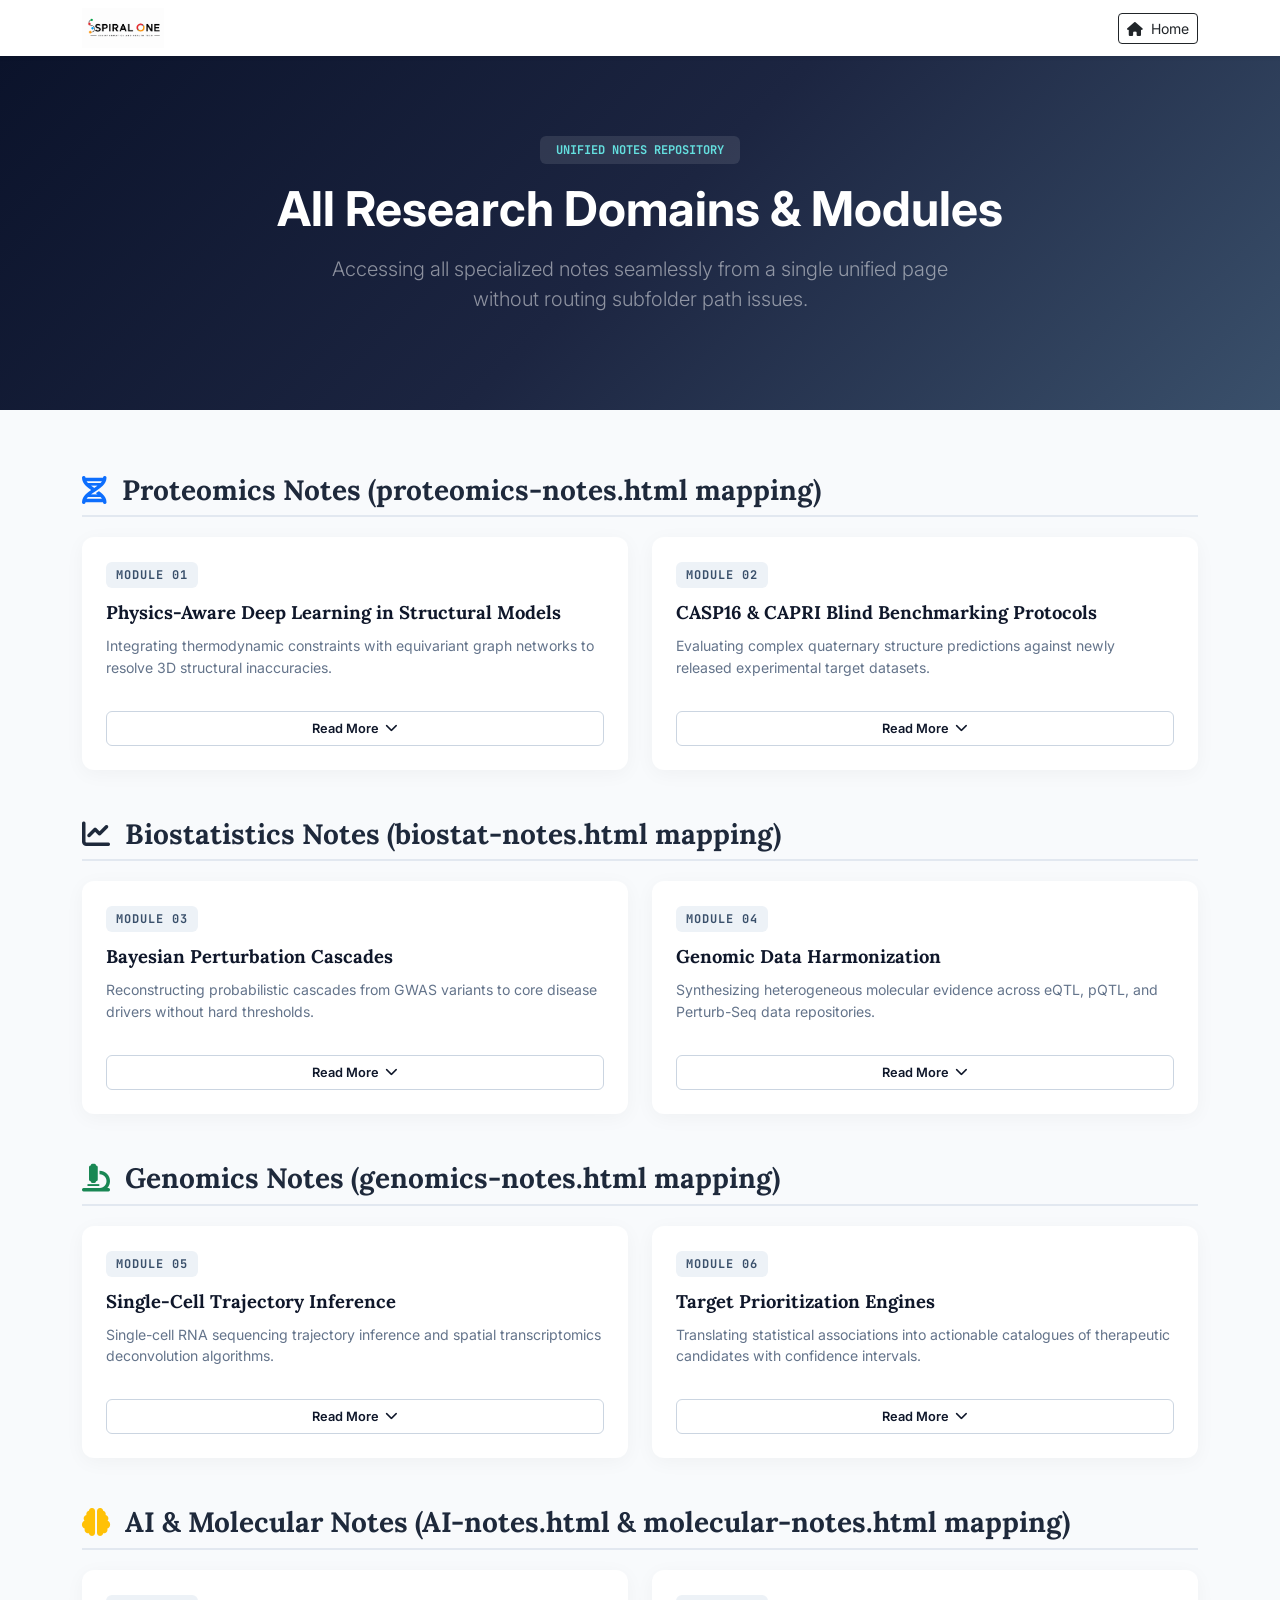
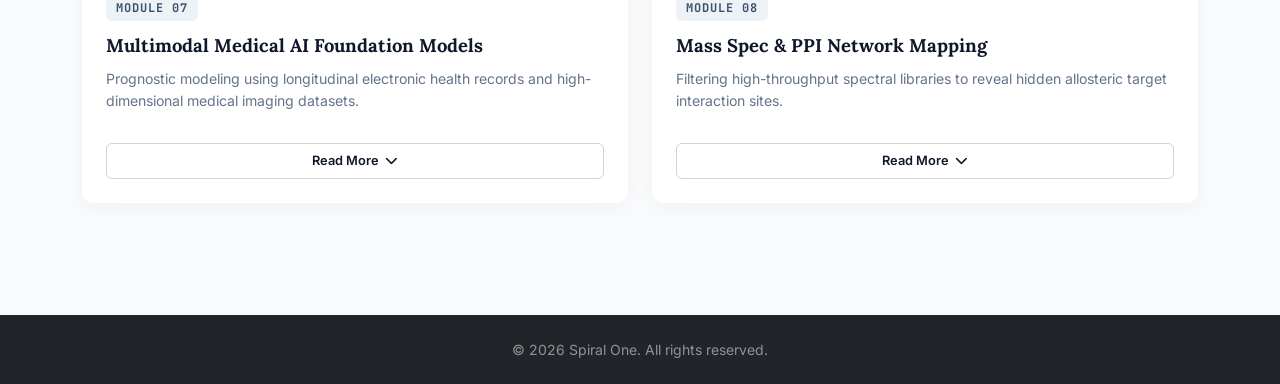
<file: notes/index.html>
<!DOCTYPE html>
<html lang="en">
<head>
    <meta charset="UTF-8">
    <meta name="viewport" content="width=device-width, initial-scale=1.0">
    <title>All Research Domains & Notes | Spiral One</title>
    
    <link rel="icon" type="image/png" href="../images/spiral_logo.png">
    
    <link href="https://cdn.jsdelivr.net/npm/bootstrap@5.3.3/dist/css/bootstrap.min.css" rel="stylesheet">
    <link rel="stylesheet" href="https://cdnjs.cloudflare.com/ajax/libs/font-awesome/6.4.0/css/all.min.css">
    <link rel="preconnect" href="https://fonts.googleapis.com">
    <link rel="preconnect" href="https://fonts.gstatic.com" crossorigin>
    <link href="https://fonts.googleapis.com/css2?family=Inter:wght@300;400;500;600;700&family=Lora:ital,wght@0,400..700;1,400..700&family=JetBrains+Mono:wght@400;500&display=swap" rel="stylesheet">
    
    <style>
        body {
            font-family: 'Inter', sans-serif;
            background-color: #f8fafc;
            color: #1e293b;
        }
        .code-font {
            font-family: 'JetBrains Mono', monospace;
        }
        .hero-section {
            background: linear-gradient(135deg, #0b132b, #1c2541, #3a506b);
            color: white;
            padding: 80px 0;
            text-align: center;
        }
        .card-custom {
            border: none;
            border-radius: 12px;
            background: #ffffff;
            box-shadow: 0 4px 20px rgba(0, 0, 0, 0.04);
            height: 100%;
            display: flex;
            flex-direction: column;
            transition: transform 0.3s ease, box-shadow 0.3s ease;
        }
        .card-custom:hover {
            transform: translateY(-5px);
            box-shadow: 0 12px 30px rgba(0, 0, 0, 0.08);
        }
        .card-body-content {
            padding: 24px;
            display: flex;
            flex-direction: column;
            flex-grow: 1;
        }
        .topic-sequence-badge {
            font-size: 0.75rem;
            font-weight: 700;
            letter-spacing: 1px;
            text-transform: uppercase;
            color: #3a506b;
            background: #edf2f7;
            padding: 4px 10px;
            border-radius: 6px;
            display: inline-block;
            margin-bottom: 12px;
        }
        .blog-title {
            font-family: 'Lora', serif;
            font-size: 1.15rem;
            font-weight: 700;
            color: #0f172a;
            margin-bottom: 10px;
            line-height: 1.35;
        }
        .blog-excerpt {
            font-size: 0.88rem;
            color: #64748b;
            line-height: 1.55;
            margin-bottom: 16px;
        }
        .blog-content-body {
            font-size: 0.85rem;
            color: #334155;
            line-height: 1.6;
            border-top: 1px dashed #e2e8f0;
            padding-top: 14px;
            margin-top: 8px;
        }
        .btn-toggle-blog {
            background: transparent;
            color: #0f172a;
            border: 1px solid #cbd5e1;
            font-weight: 600;
            font-size: 0.8rem;
            padding: 7px 14px;
            border-radius: 6px;
            margin-top: auto;
            transition: all 0.2s ease;
            display: flex;
            align-items: center;
            justify-content: center;
            gap: 6px;
        }
        .btn-toggle-blog:hover {
            background: #0f172a;
            color: #ffffff;
            border-color: #0f172a;
        }
        .domain-heading {
            font-family: 'Lora', serif;
            font-weight: 700;
            color: #1e293b;
            border-bottom: 2px solid #e2e8f0;
            padding-bottom: 8px;
            margin-bottom: 20px;
        }
    </style>
</head>
<body>

    <nav class="navbar navbar-light bg-white sticky-top shadow-sm py-2">
        <div class="container d-flex justify-content-between align-items-center">
            <a class="navbar-brand p-0 d-flex align-items-center" href="../index.html">
                <img src="../images/spiral_logo.png" alt="Spiral One Logo" style="height:40px; width:auto;" onerror="this.style.display='none'; document.getElementById('fallback-icon').style.display='inline-block';">
                <i id="fallback-icon" class="fa-solid fa-atom text-secondary" style="display:none; font-size: 1.8rem;"></i>
            </a>

            <a href="../index.html" class="btn btn-sm btn-outline-dark"><i class="fa-solid fa-house me-1"></i> Home</a>
        </div>
    </nav>

    <header class="hero-section">
        <div class="container">
            <span class="badge text-uppercase tracking-wider px-3 py-2 mb-3 code-font" style="background: rgba(255,255,255,0.1); color: #64dfdf;">Unified Notes Repository</span>
            <h1 class="display-5 fw-bold mb-3">All Research Domains & Modules</h1>
            <p class="lead text-white-50 mx-auto" style="max-width: 650px;">Accessing all specialized notes seamlessly from a single unified page without routing subfolder path issues.</p>
        </div>
    </header>

    <main class="container my-5 py-3">
        
        <section class="mb-5" id="proteomics">
            <h3 class="domain-heading"><i class="fa-solid fa-dna text-primary me-2"></i> Proteomics Notes (proteomics-notes.html mapping)</h3>
            <div class="row g-4">
                <div class="col-md-6 col-lg-6">
                    <div class="card card-custom">
                        <div class="card-body-content">
                            <div>
                                <span class="topic-sequence-badge code-font">Module 01</span>
                                <h3 class="blog-title">Physics-Aware Deep Learning in Structural Models</h3>
                                <p class="blog-excerpt">Integrating thermodynamic constraints with equivariant graph networks to resolve 3D structural inaccuracies.</p>
                            </div>
                            <div class="collapse" id="p1">
                                <div class="blog-content-body">
                                    <p><strong>Key Concept:</strong> Standard data-driven models frequently fail physical validity checks when rotating molecules in space.</p>
                                    <p class="mb-0">Incorporating strict vector invariant layers and electrostatic penalty metrics into architectures preserves precision.</p>
                                </div>
                            </div>
                            <button class="btn btn-toggle-blog w-100 mt-3" type="button" data-bs-toggle="collapse" data-bs-target="#p1" aria-expanded="false" onclick="toggleButtonText(this)">
                                <span class="btn-text">Read More</span> <i class="fa-solid fa-chevron-down icon-arrow"></i>
                            </button>
                        </div>
                    </div>
                </div>
                <div class="col-md-6 col-lg-6">
                    <div class="card card-custom">
                        <div class="card-body-content">
                            <div>
                                <span class="topic-sequence-badge code-font">Module 02</span>
                                <h3 class="blog-title">CASP16 & CAPRI Blind Benchmarking Protocols</h3>
                                <p class="blog-excerpt">Evaluating complex quaternary structure predictions against newly released experimental target datasets.</p>
                            </div>
                            <div class="collapse" id="p2">
                                <div class="blog-content-body">
                                    <p><strong>Evaluation Workflow:</strong> Unsolved target coordinates are assessed blindly using Global Distance Test metrics.</p>
                                </div>
                            </div>
                            <button class="btn btn-toggle-blog w-100 mt-3" type="button" data-bs-toggle="collapse" data-bs-target="#p2" aria-expanded="false" onclick="toggleButtonText(this)">
                                <span class="btn-text">Read More</span> <i class="fa-solid fa-chevron-down icon-arrow"></i>
                            </button>
                        </div>
                    </div>
                </div>
            </div>
        </section>

        <section class="mb-5" id="biostat">
            <h3 class="domain-heading"><i class="fa-solid fa-chart-line text-indigo me-2"></i> Biostatistics Notes (biostat-notes.html mapping)</h3>
            <div class="row g-4">
                <div class="col-md-6 col-lg-6">
                    <div class="card card-custom">
                        <div class="card-body-content">
                            <div>
                                <span class="topic-sequence-badge code-font">Module 03</span>
                                <h3 class="blog-title">Bayesian Perturbation Cascades</h3>
                                <p class="blog-excerpt">Reconstructing probabilistic cascades from GWAS variants to core disease drivers without hard thresholds.</p>
                            </div>
                            <div class="collapse" id="b1">
                                <div class="blog-content-body">
                                    <p><strong>Methodological Foundation:</strong> Preserves posterior uncertainty across multi-omic layers simultaneously.</p>
                                </div>
                            </div>
                            <button class="btn btn-toggle-blog w-100 mt-3" type="button" data-bs-toggle="collapse" data-bs-target="#b1" aria-expanded="false" onclick="toggleButtonText(this)">
                                <span class="btn-text">Read More</span> <i class="fa-solid fa-chevron-down icon-arrow"></i>
                            </button>
                        </div>
                    </div>
                </div>
                <div class="col-md-6 col-lg-6">
                    <div class="card card-custom">
                        <div class="card-body-content">
                            <div>
                                <span class="topic-sequence-badge code-font">Module 04</span>
                                <h3 class="blog-title">Genomic Data Harmonization</h3>
                                <p class="blog-excerpt">Synthesizing heterogeneous molecular evidence across eQTL, pQTL, and Perturb-Seq data repositories.</p>
                            </div>
                            <div class="collapse" id="b2">
                                <div class="blog-content-body">
                                    <p><strong>Data Fusion:</strong> Resolves conflicting statistical signals while linking peripheral effects directly to core networks.</p>
                                </div>
                            </div>
                            <button class="btn btn-toggle-blog w-100 mt-3" type="button" data-bs-toggle="collapse" data-bs-target="#b2" aria-expanded="false" onclick="toggleButtonText(this)">
                                <span class="btn-text">Read More</span> <i class="fa-solid fa-chevron-down icon-arrow"></i>
                            </button>
                        </div>
                    </div>
                </div>
            </div>
        </section>

        <section class="mb-5" id="genomics">
            <h3 class="domain-heading"><i class="fa-solid fa-microscope text-success me-2"></i> Genomics Notes (genomics-notes.html mapping)</h3>
            <div class="row g-4">
                <div class="col-md-6 col-lg-6">
                    <div class="card card-custom">
                        <div class="card-body-content">
                            <div>
                                <span class="topic-sequence-badge code-font">Module 05</span>
                                <h3 class="blog-title">Single-Cell Trajectory Inference</h3>
                                <p class="blog-excerpt">Single-cell RNA sequencing trajectory inference and spatial transcriptomics deconvolution algorithms.</p>
                            </div>
                            <div class="collapse" id="g1">
                                <div class="blog-content-body">
                                    <p><strong>Manifold Learning:</strong> Mapping cellular differentiation paths and lineage commitments via optimal transport theory.</p>
                                </div>
                            </div>
                            <button class="btn btn-toggle-blog w-100 mt-3" type="button" data-bs-toggle="collapse" data-bs-target="#g1" aria-expanded="false" onclick="toggleButtonText(this)">
                                <span class="btn-text">Read More</span> <i class="fa-solid fa-chevron-down icon-arrow"></i>
                            </button>
                        </div>
                    </div>
                </div>
                <div class="col-md-6 col-lg-6">
                    <div class="card card-custom">
                        <div class="card-body-content">
                            <div>
                                <span class="topic-sequence-badge code-font">Module 06</span>
                                <h3 class="blog-title">Target Prioritization Engines</h3>
                                <p class="blog-excerpt">Translating statistical associations into actionable catalogues of therapeutic candidates with confidence intervals.</p>
                            </div>
                            <div class="collapse" id="g2">
                                <div class="blog-content-body">
                                    <p><strong>Translational Endpoint:</strong> Merging rare pLOF burdens and common GWAS signals to score structural tractability.</p>
                                </div>
                            </div>
                            <button class="btn btn-toggle-blog w-100 mt-3" type="button" data-bs-toggle="collapse" data-bs-target="#g2" aria-expanded="false" onclick="toggleButtonText(this)">
                                <span class="btn-text">Read More</span> <i class="fa-solid fa-chevron-down icon-arrow"></i>
                            </button>
                        </div>
                    </div>
                </div>
            </div>
        </section>

        <section class="mb-5" id="ai-molecular">
            <h3 class="domain-heading"><i class="fa-solid fa-brain text-warning me-2"></i> AI & Molecular Notes (AI-notes.html & molecular-notes.html mapping)</h3>
            <div class="row g-4">
                <div class="col-md-6 col-lg-6">
                    <div class="card card-custom">
                        <div class="card-body-content">
                            <div>
                                <span class="topic-sequence-badge code-font">Module 07</span>
                                <h3 class="blog-title">Multimodal Medical AI Foundation Models</h3>
                                <p class="blog-excerpt">Prognostic modeling using longitudinal electronic health records and high-dimensional medical imaging datasets.</p>
                            </div>
                            <div class="collapse" id="m1">
                                <div class="blog-content-body">
                                    <p><strong>Attention Architecture:</strong> Transformer-based attention mechanisms applied to early patient risk stratification.</p>
                                </div>
                            </div>
                            <button class="btn btn-toggle-blog w-100 mt-3" type="button" data-bs-toggle="collapse" data-bs-target="#m1" aria-expanded="false" onclick="toggleButtonText(this)">
                                <span class="btn-text">Read More</span> <i class="fa-solid fa-chevron-down icon-arrow"></i>
                            </button>
                        </div>
                    </div>
                </div>
                <div class="col-md-6 col-lg-6">
                    <div class="card card-custom">
                        <div class="card-body-content">
                            <div>
                                <span class="topic-sequence-badge code-font">Module 08</span>
                                <h3 class="blog-title">Mass Spec & PPI Network Mapping</h3>
                                <p class="blog-excerpt">Filtering high-throughput spectral libraries to reveal hidden allosteric target interaction sites.</p>
                            </div>
                            <div class="collapse" id="m2">
                                <div class="blog-content-body">
                                    <p><strong>Network Graphs:</strong> Processing raw mass spectrometry datasets while tightly controlling false discovery rates.</p>
                                </div>
                            </div>
                            <button class="btn btn-toggle-blog w-100 mt-3" type="button" data-bs-toggle="collapse" data-bs-target="#m2" aria-expanded="false" onclick="toggleButtonText(this)">
                                <span class="btn-text">Read More</span> <i class="fa-solid fa-chevron-down icon-arrow"></i>
                            </button>
                        </div>
                    </div>
                </div>
            </div>
        </section>

    </main>

    <footer class="bg-dark text-light py-4 text-center mt-5">
        <div class="container">
            <p class="small text-white-50 mb-0">&copy; 2026 Spiral One. All rights reserved.</p>
        </div>
    </footer>

    <script src="https://cdn.jsdelivr.net/npm/bootstrap@5.3.3/dist/js/bootstrap.bundle.min.js"></script>
    <script>
        function toggleButtonText(button) {
            const textSpan = button.querySelector('.btn-text');
            const icon = button.querySelector('.icon-arrow');
            
            setTimeout(() => {
                const targetSelector = button.getAttribute('data-bs-target');
                const targetCollapse = document.querySelector(targetSelector);
                
                if (targetCollapse.classList.contains('show')) {
                    textSpan.textContent = "Minimize";
                    icon.classList.remove('fa-chevron-down');
                    icon.classList.add('fa-chevron-up');
                } else {
                    textSpan.textContent = "Read More";
                    icon.classList.remove('fa-chevron-up');
                    icon.classList.add('fa-chevron-down');
                }
            }, 50);
        }
    </script>
</body>
</html>
</file>
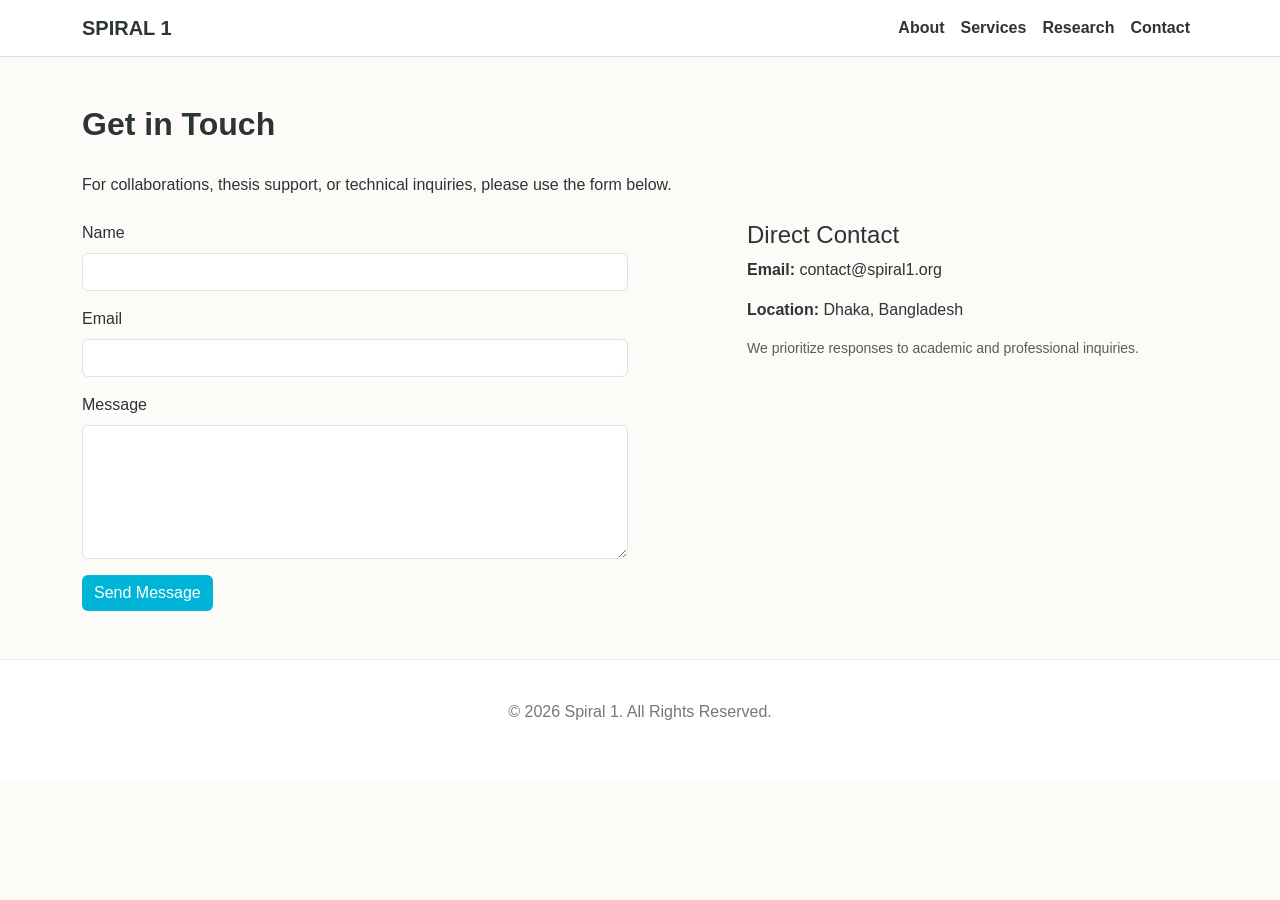
<file: contact.html>
<!DOCTYPE html>
<html lang="en">
<head>
    <meta charset="UTF-8">
    <meta name="viewport" content="width=device-width, initial-scale=1.0">
    <title>Contact | Spiral 1</title>
    <link href="https://cdn.jsdelivr.net/npm/bootstrap@5.3.2/dist/css/bootstrap.min.css" rel="stylesheet">
    <link rel="stylesheet" href="css/style.css">
</head>
<body>

    <nav class="navbar navbar-expand-lg sticky-top">
        <div class="container">
            <a class="navbar-brand fw-bold" href="index.html">SPIRAL 1</a>
            <div class="navbar-nav ms-auto">
                <a class="nav-link" href="index.html">About</a>
                <a class="nav-link" href="services.html">Services</a>
                <a class="nav-link" href="research.html">Research</a>
                <a class="nav-link" href="contact.html">Contact</a>
            </div>
        </div>
    </nav>

    <section class="py-5">
        <div class="container">
            <h2 class="section-title">Get in Touch</h2>
            <p class="mb-4">For collaborations, thesis support, or technical inquiries, please use the form below.</p>
            
            <div class="row">
                <div class="col-md-6">
                    <form action="https://formspree.io/f/YOUR_UNIQUE_ID" method="POST">
                        <div class="mb-3">
                            <label class="form-label">Name</label>
                            <input type="text" name="name" class="form-control" required>
                        </div>
                        <div class="mb-3">
                            <label class="form-label">Email</label>
                            <input type="email" name="email" class="form-control" required>
                        </div>
                        <div class="mb-3">
                            <label class="form-label">Message</label>
                            <textarea name="message" class="form-control" rows="5" required></textarea>
                        </div>
                        <button type="submit" class="btn btn-primary" style="background-color: #00b4d8; border: none;">Send Message</button>
                    </form>
                </div>
                <div class="col-md-5 offset-md-1">
                    <h4>Direct Contact</h4>
                    <p><strong>Email:</strong> contact@spiral1.org</p>
                    <p><strong>Location:</strong> Dhaka, Bangladesh</p>
                    <p class="text-muted small">We prioritize responses to academic and professional inquiries.</p>
                </div>
            </div>
        </div>
    </section>

    <footer class="text-center">
        <div class="container">
            <p>&copy; 2026 Spiral 1. All Rights Reserved.</p>
        </div>
    </footer>

    <script src="https://cdn.jsdelivr.net/npm/bootstrap@5.3.2/dist/js/bootstrap.bundle.min.js"></script>
</body>
</html>
</file>
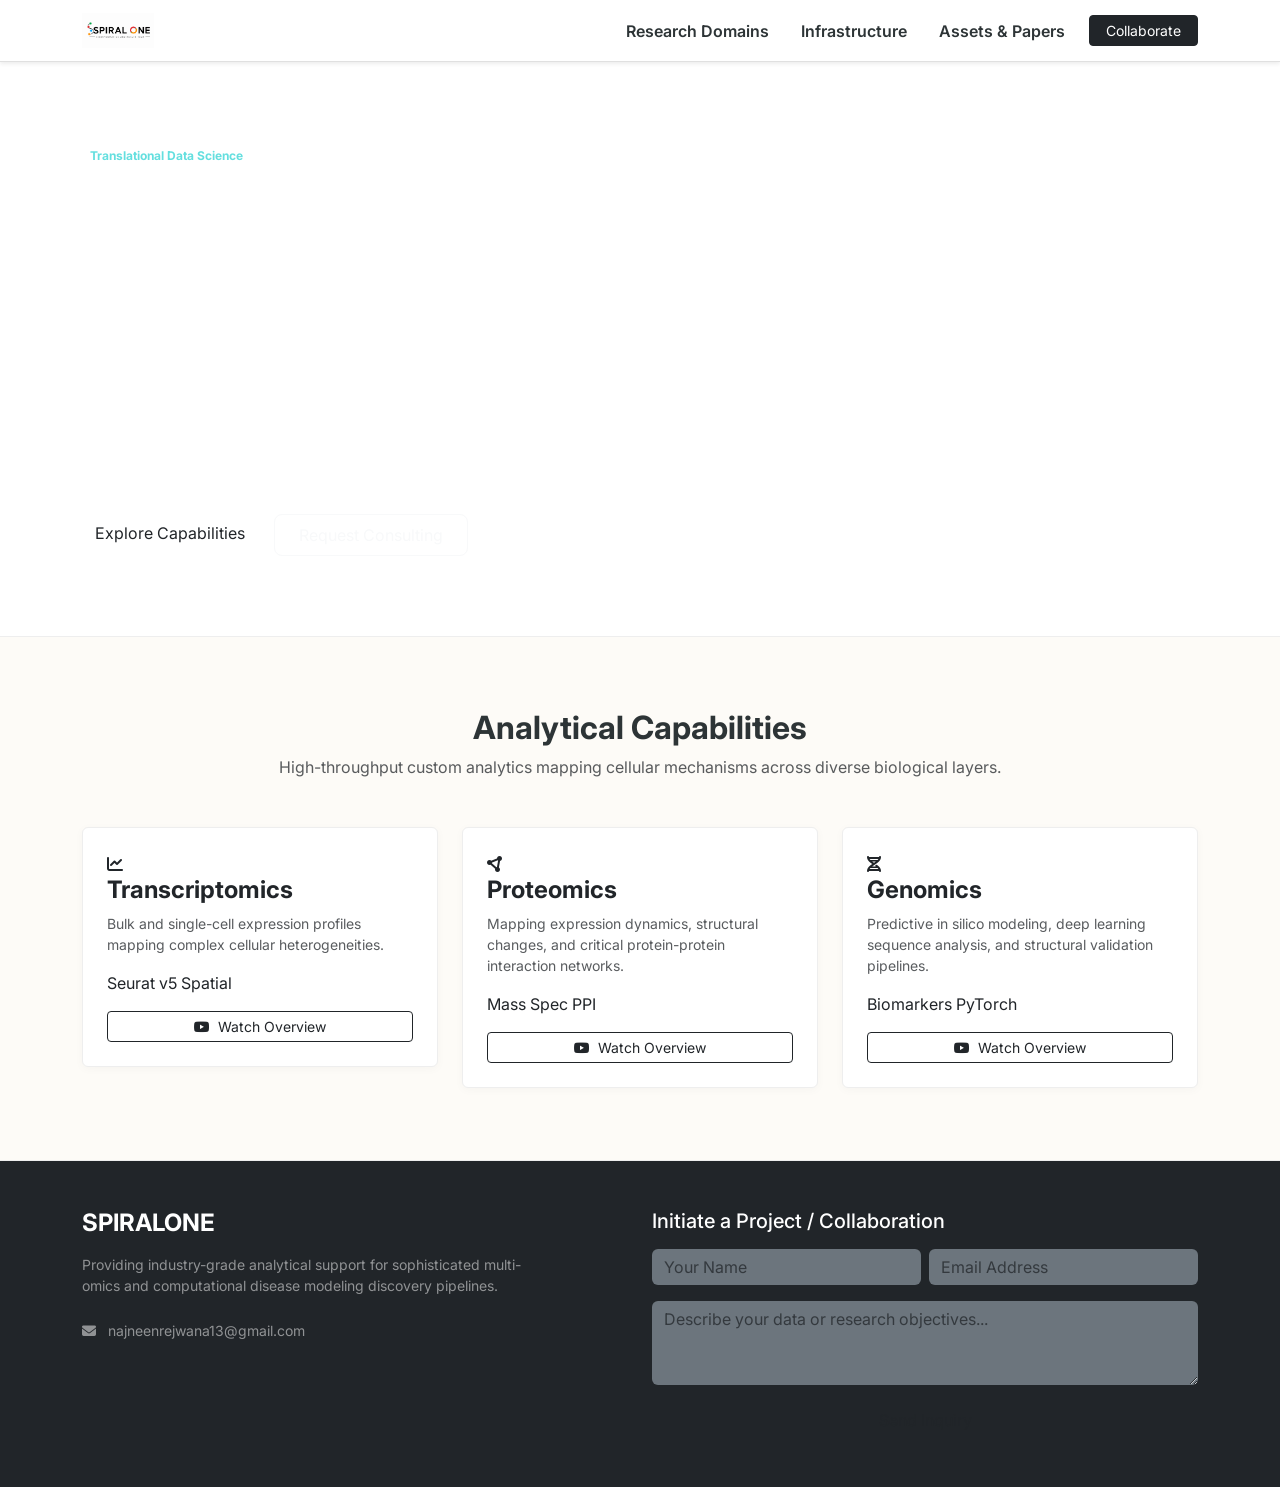
<file: login.html>
<!DOCTYPE html>
<html lang="en">
<head>
    <meta charset="UTF-8">
    <meta name="viewport" content="width=device-width, initial-scale=1.0">
    <title>Spiral One | Next-Generation Computational Biology & Multi-Omics</title>
    
    <link href="https://cdn.jsdelivr.net/npm/bootstrap@5.3.3/dist/css/bootstrap.min.css" rel="stylesheet">
    <link rel="stylesheet" href="https://cdnjs.cloudflare.com/ajax/libs/font-awesome/6.4.0/css/all.min.css">
    
    <link rel="stylesheet" href="css/style.css">
    
    <link rel="preconnect" href="https://fonts.googleapis.com">
    <link rel="preconnect" href="https://fonts.gstatic.com" crossorigin>
    <link href="https://fonts.googleapis.com/css2?family=Inter:wght@300;400;600;700&family=JetBrains+Mono:wght@400;500&display=swap" rel="stylesheet">
</head>
<body>

    <nav class="navbar navbar-expand-lg navbar-light bg-white sticky-top shadow-sm">
        <div class="container">
            <a class="navbar-brand fw-bold text-dark code-font" href="#">
                <img src="images/spiral_logo.png" alt="SpiralOne Logo" style="height:35px;" class="me-2">
            </a>
            <button class="navbar-toggler" type="button" data-bs-toggle="collapse" data-bs-target="#navbarNav">
                <span class="navbar-toggler-icon"></span>
            </button>
            <div class="collapse navbar-collapse" id="navbarNav">
                <ul class="navbar-nav ms-auto align-items-center">
                    <li class="nav-item"><a class="nav-link px-3" href="#domains">Research Domains</a></li>
                    <li class="nav-item"><a class="nav-link px-3" href="#infrastructure">Infrastructure</a></li>
                    <li class="nav-item"><a class="nav-link px-3" href="#portfolio">Assets & Papers</a></li>
                    <li class="nav-item ms-2"><a class="btn btn-sm btn-dark text-white px-3" href="#contact">Collaborate</a></li>
                </ul>
            </div>
        </div>
    </nav>

    <header class="hero-section d-flex align-items-center">
        <div class="container text-center text-lg-start">
            <div class="row align-items-center">
                <div class="col-lg-7">
                    <span class="badge mb-3 code-font" style="background: rgba(255,255,255,0.1); color: #64dfdf;">Translational Data Science</span>
                    <h1 class="display-4 fw-bold mb-3 text-white">Bridging Wet-Lab Insight with Multi-Omics Architecture</h1>
                    <p class="lead text-white-50 mb-4">Scalable, end-to-end computational frameworks providing advanced inference, single-cell analysis, and structured machine learning pipelines for therapeutic discovery.</p>
                    <div class="d-flex flex-column flex-sm-row justify-content-center justify-content-lg-start gap-3">
                        <a href="#domains" class="btn btn-premium">Explore Capabilities</a>
                        <a href="#contact" class="btn btn-outline-light px-4 py-2" style="border-radius: 8px;">Request Consulting</a>
                    </div>
                </div>
            </div>
        </div>
    </header>

    <main class="container my-5 py-4" id="domains">
        <div class="text-center mb-5">
            <h2 class="fw-bold">Analytical Capabilities</h2>
            <p class="text-muted">High-throughput custom analytics mapping cellular mechanisms across diverse biological layers.</p>
        </div>

        <div class="row g-4">
            <div class="col-md-6 col-lg-4">
                <div class="card card-custom p-4">
                    <div class="icon-box"><i class="fa-solid fa-chart-line"></i></div>
                    <h4 class="fw-bold mb-2">Transcriptomics</h4>
                    <p class="text-muted small">Bulk and single-cell expression profiles mapping complex cellular heterogeneities.</p>
                    <div class="mt-auto">
                        <span class="badge-tech">Seurat v5</span>
                        <span class="badge-tech">Spatial</span>
                        <a href="#" class="btn btn-sm btn-outline-dark mt-3 w-100"><i class="fa-brands fa-youtube me-2"></i>Watch Overview</a>
                    </div>
                </div>
            </div>
            <div class="col-md-6 col-lg-4">
                <div class="card card-custom p-4">
                    <div class="icon-box"><i class="fa-solid fa-circle-nodes"></i></div>
                    <h4 class="fw-bold mb-2">Proteomics</h4>
                    <p class="text-muted small">Mapping expression dynamics, structural changes, and critical protein-protein interaction networks.</p>
                    <div class="mt-auto">
                        <span class="badge-tech">Mass Spec</span>
                        <span class="badge-tech">PPI</span>
                        <a href="#" class="btn btn-sm btn-outline-dark mt-3 w-100"><i class="fa-brands fa-youtube me-2"></i>Watch Overview</a>
                    </div>
                </div>
            </div>
            <div class="col-md-6 col-lg-4">
                <div class="card card-custom p-4">
                    <div class="icon-box"><i class="fa-solid fa-dna"></i></div>
                    <h4 class="fw-bold mb-2">Genomics</h4>
                    <p class="text-muted small">Predictive in silico modeling, deep learning sequence analysis, and structural validation pipelines.</p>
                    <div class="mt-auto">
                        <span class="badge-tech">Biomarkers</span>
                        <span class="badge-tech">PyTorch</span>
                        <a href="#" class="btn btn-sm btn-outline-dark mt-3 w-100"><i class="fa-brands fa-youtube me-2"></i>Watch Overview</a>
                    </div>
                </div>
            </div>
        </div>
    </main>

    <footer class="bg-dark text-light py-5 mt-5" id="contact">
        <div class="container">
            <div class="row g-4 justify-content-between">
                <div class="col-md-5">
                    <h4 class="fw-bold text-white code-font">SPIRALONE</h4>
                    <p class="text-white-50 small mt-3">Providing industry-grade analytical support for sophisticated multi-omics and computational disease modeling discovery pipelines.</p>
                    <p class="text-white-50 small mt-4"><i class="fa-solid fa-envelope me-2"></i> najneenrejwana13@gmail.com </p>
                </div>
                <div class="col-md-6">
                    <h5 class="text-white mb-3">Initiate a Project / Collaboration</h5>
                    <form action="https://formspree.io/f/meewdzka" method="POST">
                        <div class="row g-2 mb-3">
                            <div class="col"><input type="text" name="name" class="form-control bg-secondary text-white border-0" placeholder="Your Name" required></div>
                            <div class="col"><input type="email" name="email" class="form-control bg-secondary text-white border-0" placeholder="Email Address" required></div>
                        </div>
                        <div class="mb-3">
                            <textarea name="message" class="form-control bg-secondary text-white border-0" rows="3" placeholder="Describe your data or research objectives..." required></textarea>
                        </div>
                        <button type="submit" class="btn btn-premium w-100">Send Inquiry</button>
                    </form>
                </div>
            </div>
        </div>
    </footer>

    <script src="https://cdn.jsdelivr.net/npm/bootstrap@5.3.3/dist/js/bootstrap.bundle.min.js"></script>
</body>
</html>
</file>
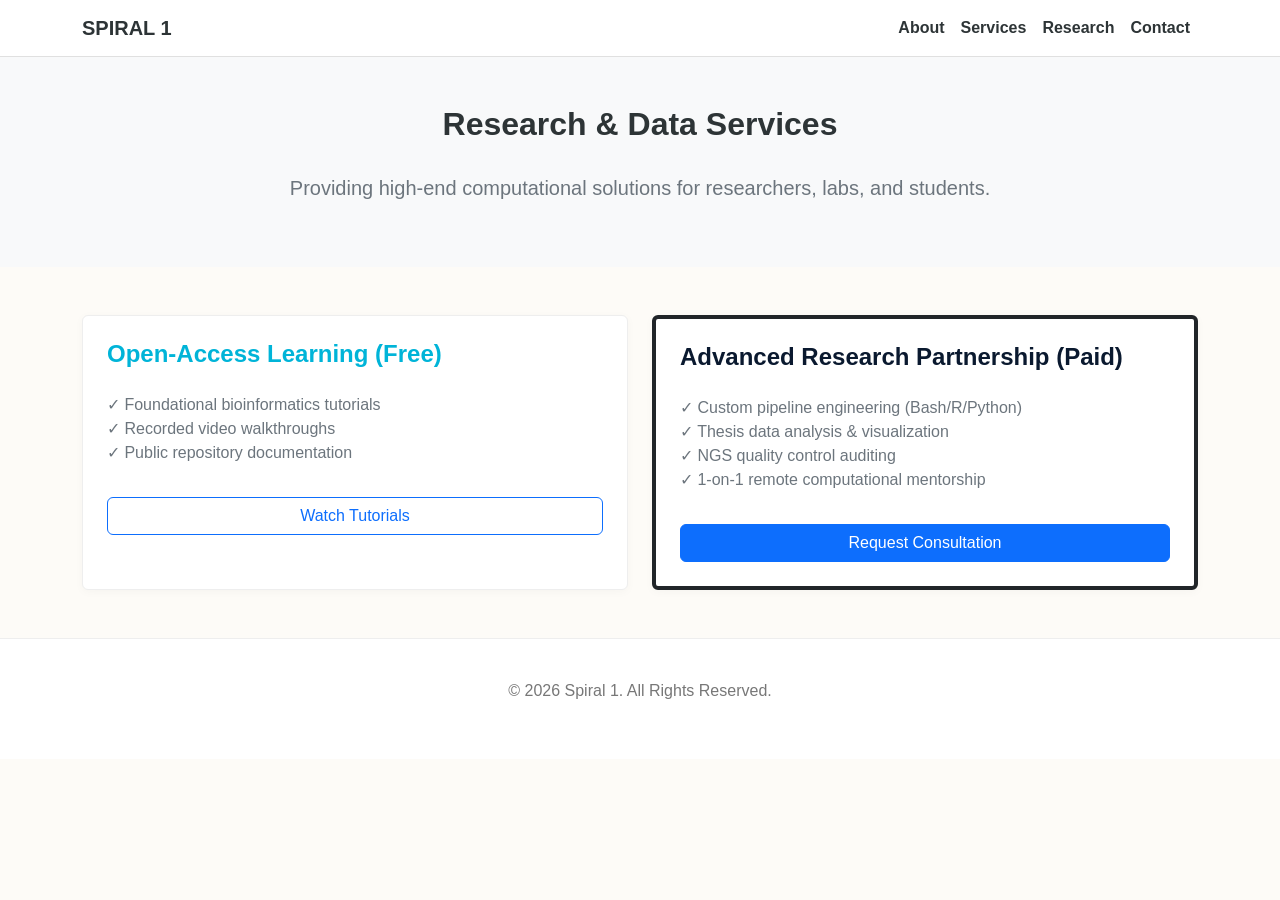
<file: services.html>
<!DOCTYPE html>
<html lang="en">
<head>
    <meta charset="UTF-8">
    <meta name="viewport" content="width=device-width, initial-scale=1.0">
    <title>Services | Spiral 1</title>
    <link href="https://cdn.jsdelivr.net/npm/bootstrap@5.3.2/dist/css/bootstrap.min.css" rel="stylesheet">
    <link rel="stylesheet" href="css/style.css">
</head>
<body>

    <nav class="navbar navbar-expand-lg sticky-top">
        <div class="container">
            <a class="navbar-brand fw-bold" href="index.html">SPIRAL 1</a>
            <div class="navbar-nav ms-auto">
                <a class="nav-link" href="index.html">About</a>
                <a class="nav-link" href="services.html">Services</a>
                <a class="nav-link" href="research.html">Research</a>
                <a class="nav-link" href="contact.html">Contact</a>
            </div>
        </div>
    </nav>

    <section class="py-5 bg-light">
        <div class="container text-center">
            <h2 class="section-title mx-auto">Research & Data Services</h2>
            <p class="lead text-secondary">Providing high-end computational solutions for researchers, labs, and students.</p>
        </div>
    </section>

    <section class="py-5">
        <div class="container">
            <div class="row g-4">
                <div class="col-md-6">
                    <div class="card p-4 h-100">
                        <h4 class="fw-bold" style="color: #00b4d8;">Open-Access Learning (Free)</h4>
                        <ul class="list-unstyled mt-3 text-secondary">
                            <li>✓ Foundational bioinformatics tutorials</li>
                            <li>✓ Recorded video walkthroughs</li>
                            <li>✓ Public repository documentation</li>
                        </ul>
                        <a href="https://youtube.com/@YOUR_CHANNEL" class="btn btn-outline-primary mt-3">Watch Tutorials</a>
                    </div>
                </div>
                <div class="col-md-6">
                    <div class="card p-4 h-100 border-start border-4 border-dark">
                        <h4 class="fw-bold" style="color: #0a192f;">Advanced Research Partnership (Paid)</h4>
                        <ul class="list-unstyled mt-3 text-secondary">
                            <li>✓ Custom pipeline engineering (Bash/R/Python)</li>
                            <li>✓ Thesis data analysis & visualization</li>
                            <li>✓ NGS quality control auditing</li>
                            <li>✓ 1-on-1 remote computational mentorship</li>
                        </ul>
                        <a href="contact.html" class="btn btn-primary mt-3">Request Consultation</a>
                    </div>
                </div>
            </div>
        </div>
    </section>

    <footer class="text-center">
        <div class="container">
            <p>&copy; 2026 Spiral 1. All Rights Reserved.</p>
        </div>
    </footer>

    <script src="https://cdn.jsdelivr.net/npm/bootstrap@5.3.2/dist/js/bootstrap.bundle.min.js"></script>
</body>
</html>
</file>
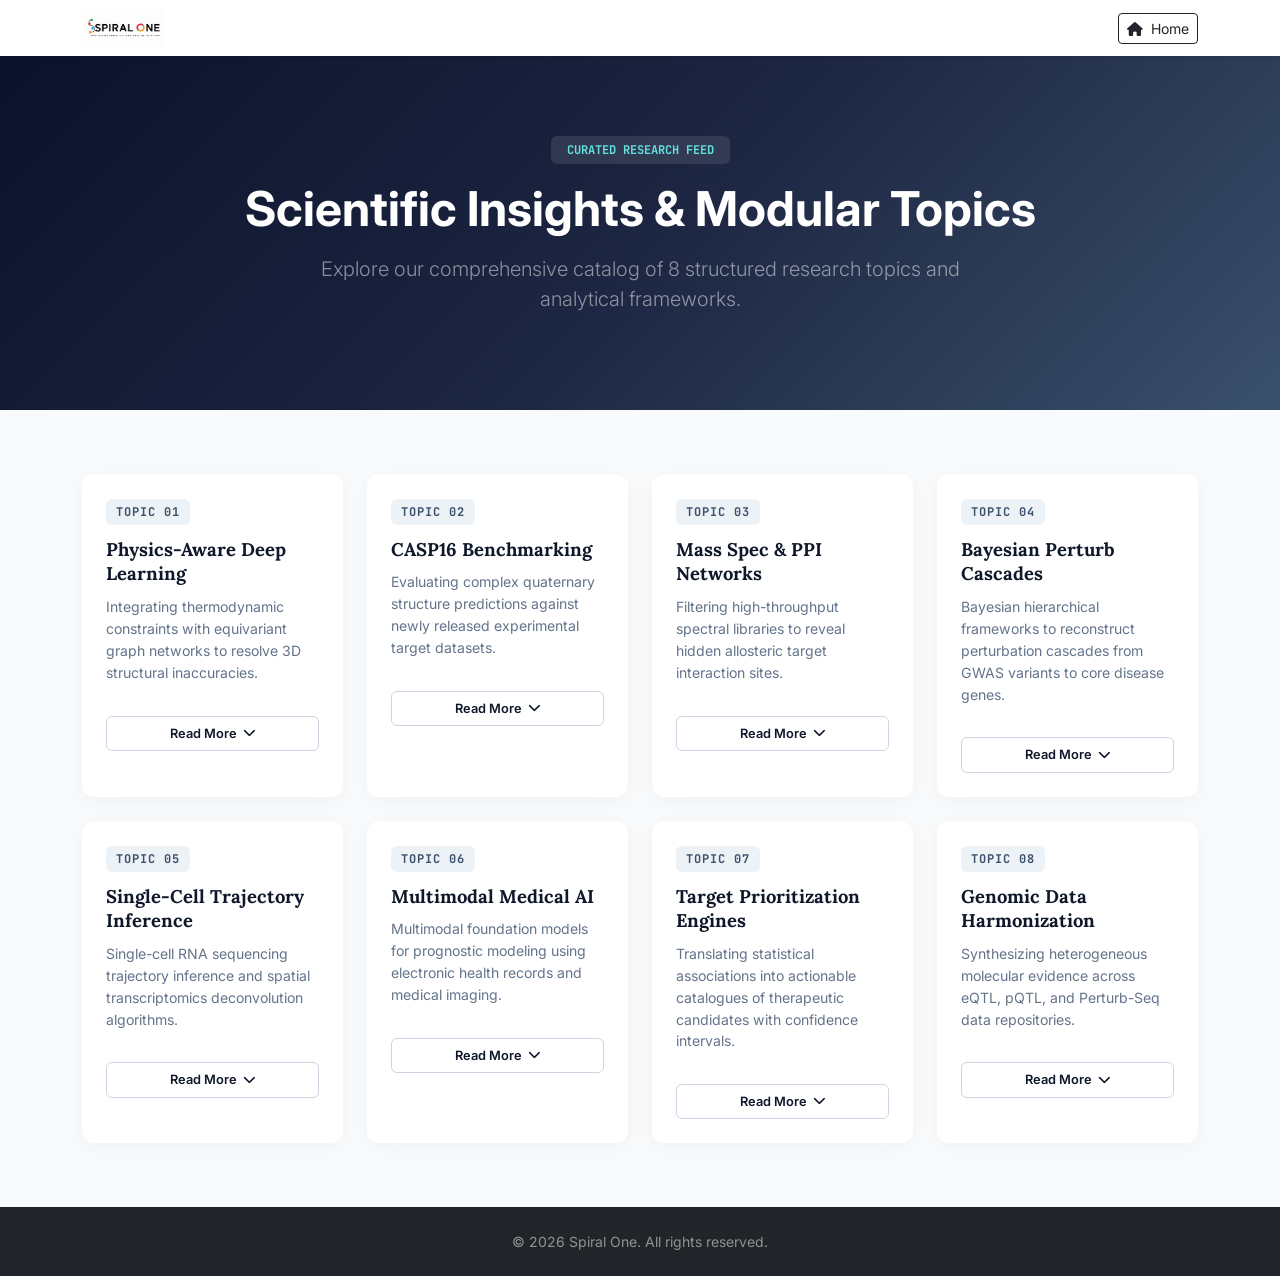
<file: notes/proteomics-notes.html>
<!DOCTYPE html>
<html lang="en">
<head>
    <meta charset="UTF-8">
    <meta name="viewport" content="width=device-width, initial-scale=1.0">
    <title>Research Insights & Blog Feed | Spiral One</title>
    
    <link rel="icon" type="image/png" href="../images/spiral_logo.png">
    
    <link href="https://cdn.jsdelivr.net/npm/bootstrap@5.3.3/dist/css/bootstrap.min.css" rel="stylesheet">
    <link rel="stylesheet" href="https://cdnjs.cloudflare.com/ajax/libs/font-awesome/6.4.0/css/all.min.css">
    <link rel="preconnect" href="https://fonts.googleapis.com">
    <link rel="preconnect" href="https://fonts.gstatic.com" crossorigin>
    <link href="https://fonts.googleapis.com/css2?family=Inter:wght@300;400;500;600;700&family=Lora:ital,wght@0,400..700;1,400..700&family=JetBrains+Mono:wght@400;500&display=swap" rel="stylesheet">
    
    <style>
        body {
            font-family: 'Inter', sans-serif;
            background-color: #f8fafc;
            color: #1e293b;
        }
        .code-font {
            font-family: 'JetBrains Mono', monospace;
        }
        .hero-section {
            background: linear-gradient(135deg, #0b132b, #1c2541, #3a506b);
            color: white;
            padding: 80px 0;
            text-align: center;
        }
        .card-custom {
            border: none;
            border-radius: 12px;
            background: #ffffff;
            box-shadow: 0 4px 20px rgba(0, 0, 0, 0.04);
            height: 100%;
            display: flex;
            flex-direction: column;
            transition: transform 0.3s ease, box-shadow 0.3s ease;
        }
        .card-custom:hover {
            transform: translateY(-5px);
            box-shadow: 0 12px 30px rgba(0, 0, 0, 0.08);
        }
        .card-body-content {
            padding: 24px;
            display: flex;
            flex-direction: column;
            flex-grow: 1;
        }
        .topic-sequence-badge {
            font-size: 0.75rem;
            font-weight: 700;
            letter-spacing: 1px;
            text-transform: uppercase;
            color: #3a506b;
            background: #edf2f7;
            padding: 4px 10px;
            border-radius: 6px;
            display: inline-block;
            margin-bottom: 12px;
        }
        .blog-title {
            font-family: 'Lora', serif;
            font-size: 1.15rem;
            font-weight: 700;
            color: #0f172a;
            margin-bottom: 10px;
            line-height: 1.35;
        }
        .blog-excerpt {
            font-size: 0.88rem;
            color: #64748b;
            line-height: 1.55;
            margin-bottom: 16px;
        }
        .blog-content-body {
            font-size: 0.85rem;
            color: #334155;
            line-height: 1.6;
            border-top: 1px dashed #e2e8f0;
            padding-top: 14px;
            margin-top: 8px;
        }
        .btn-toggle-blog {
            background: transparent;
            color: #0f172a;
            border: 1px solid #cbd5e1;
            font-weight: 600;
            font-size: 0.8rem;
            padding: 7px 14px;
            border-radius: 6px;
            margin-top: auto;
            transition: all 0.2s ease;
            display: flex;
            align-items: center;
            justify-content: center;
            gap: 6px;
        }
        .btn-toggle-blog:hover {
            background: #0f172a;
            color: #ffffff;
            border-color: #0f172a;
        }
    </style>
</head>
<body>

    <nav class="navbar navbar-light bg-white sticky-top shadow-sm py-2">
        <div class="container d-flex justify-content-between align-items-center">
            <a class="navbar-brand p-0 d-flex align-items-center" href="../index.html">
                <img src="../images/spiral_logo.png" alt="Spiral One Logo" style="height:40px; width:auto;" onerror="this.style.display='none'; document.getElementById('fallback-icon').style.display='inline-block';">
                <i id="fallback-icon" class="fa-solid fa-atom text-secondary" style="display:none; font-size: 1.8rem;"></i>
            </a>

            <a href="../index.html" class="btn btn-sm btn-outline-dark"><i class="fa-solid fa-house me-1"></i> Home</a>
        </div>
    </nav>

    <header class="hero-section">
        <div class="container">
            <span class="badge text-uppercase tracking-wider px-3 py-2 mb-3 code-font" style="background: rgba(255,255,255,0.1); color: #64dfdf;">Curated Research Feed</span>
            <h1 class="display-5 fw-bold mb-3">Scientific Insights & Modular Topics</h1>
            <p class="lead text-white-50 mx-auto" style="max-width: 650px;">Explore our comprehensive catalog of 8 structured research topics and analytical frameworks.</p>
        </div>
    </header>

    <main class="container my-5 py-3">
        <div class="row g-4 mb-4">
            
            <div class="col-md-6 col-lg-3">
                <div class="card card-custom">
                    <div class="card-body-content">
                        <div>
                            <span class="topic-sequence-badge code-font">Topic 01</span>
                            <h3 class="blog-title">Physics-Aware Deep Learning</h3>
                            <p class="blog-excerpt">Integrating thermodynamic constraints with equivariant graph networks to resolve 3D structural inaccuracies.</p>
                        </div>
                        
                        <div class="collapse" id="blogPost1">
                            <div class="blog-content-body">
                                <p><strong>Key Concept:</strong> Standard data-driven models frequently fail physical validity checks when rotating molecules in space.</p>
                                <p class="mb-0">By incorporating strict vector invariant layers and electrostatic penalty metrics into architectures, models maintain atomic coordinate precision.</p>
                            </div>
                        </div>

                        <button class="btn btn-toggle-blog w-100 mt-3" type="button" data-bs-toggle="collapse" data-bs-target="#blogPost1" aria-expanded="false" aria-controls="blogPost1" onclick="toggleButtonText(this)">
                            <span class="btn-text">Read More</span> <i class="fa-solid fa-chevron-down icon-arrow"></i>
                        </button>
                    </div>
                </div>
            </div>

            <div class="col-md-6 col-lg-3">
                <div class="card card-custom">
                    <div class="card-body-content">
                        <div>
                            <span class="topic-sequence-badge code-font">Topic 02</span>
                            <h3 class="blog-title">CASP16 Benchmarking</h3>
                            <p class="blog-excerpt">Evaluating complex quaternary structure predictions against newly released experimental target datasets.</p>
                        </div>
                        
                        <div class="collapse" id="blogPost2">
                            <div class="blog-content-body">
                                <p><strong>Evaluation Workflow:</strong> Unsolved target coordinates are assessed blindly.</p>
                                <p class="mb-0">Scoring utilizes Global Distance Test (GDT) metrics to benchmark hybrid architectures directly against homology pipelines.</p>
                            </div>
                        </div>

                        <button class="btn btn-toggle-blog w-100 mt-3" type="button" data-bs-toggle="collapse" data-bs-target="#blogPost2" aria-expanded="false" aria-controls="blogPost2" onclick="toggleButtonText(this)">
                            <span class="btn-text">Read More</span> <i class="fa-solid fa-chevron-down icon-arrow"></i>
                        </button>
                    </div>
                </div>
            </div>

            <div class="col-md-6 col-lg-3">
                <div class="card card-custom">
                    <div class="card-body-content">
                        <div>
                            <span class="topic-sequence-badge code-font">Topic 03</span>
                            <h3 class="blog-title">Mass Spec & PPI Networks</h3>
                            <p class="blog-excerpt">Filtering high-throughput spectral libraries to reveal hidden allosteric target interaction sites.</p>
                        </div>
                        
                        <div class="collapse" id="blogPost3">
                            <div class="blog-content-body">
                                <p><strong>Network Analysis:</strong> Processing raw mass spectrometry datasets to control false discovery rates (FDR).</p>
                                <p class="mb-0">Reconstructing dynamic interaction graphs uncovers actionable druggable interfaces critical for precision oncology.</p>
                            </div>
                        </div>

                        <button class="btn btn-toggle-blog w-100 mt-3" type="button" data-bs-toggle="collapse" data-bs-target="#blogPost3" aria-expanded="false" aria-controls="blogPost3" onclick="toggleButtonText(this)">
                            <span class="btn-text">Read More</span> <i class="fa-solid fa-chevron-down icon-arrow"></i>
                        </button>
                    </div>
                </div>
            </div>

            <div class="col-md-6 col-lg-3">
                <div class="card card-custom">
                    <div class="card-body-content">
                        <div>
                            <span class="topic-sequence-badge code-font">Topic 04</span>
                            <h3 class="blog-title">Bayesian Perturb Cascades</h3>
                            <p class="blog-excerpt">Bayesian hierarchical frameworks to reconstruct perturbation cascades from GWAS variants to core disease genes.</p>
                        </div>
                        
                        <div class="collapse" id="blogPost4">
                            <div class="blog-content-body">
                                <p><strong>Key Concept:</strong> Jointly modeling probabilistic cascades from GWAS variants to genes without hard thresholds.</p>
                                <p class="mb-0">Preserves posterior uncertainty across multi-omic layers, evaluating probabilities simultaneously.</p>
                            </div>
                        </div>

                        <button class="btn btn-toggle-blog w-100 mt-3" type="button" data-bs-toggle="collapse" data-bs-target="#blogPost4" aria-expanded="false" aria-controls="blogPost4" onclick="toggleButtonText(this)">
                            <span class="btn-text">Read More</span> <i class="fa-solid fa-chevron-down icon-arrow"></i>
                        </button>
                    </div>
                </div>
            </div>

        </div>

        <div class="row g-4">
            
            <div class="col-md-6 col-lg-3">
                <div class="card card-custom">
                    <div class="card-body-content">
                        <div>
                            <span class="topic-sequence-badge code-font">Topic 05</span>
                            <h3 class="blog-title">Single-Cell Trajectory Inference</h3>
                            <p class="blog-excerpt">Single-cell RNA sequencing trajectory inference and spatial transcriptomics deconvolution algorithms.</p>
                        </div>
                        
                        <div class="collapse" id="blogPost5">
                            <div class="blog-content-body">
                                <p><strong>Key Concept:</strong> Dynamic manifold learning for mapping cellular differentiation paths and lineage commitments.</p>
                                <p class="mb-0">Leveraging optimal transport theory to align multi-timepoint single-cell profiles and map tissue organization.</p>
                            </div>
                        </div>

                        <button class="btn btn-toggle-blog w-100 mt-3" type="button" data-bs-toggle="collapse" data-bs-target="#blogPost5" aria-expanded="false" aria-controls="blogPost5" onclick="toggleButtonText(this)">
                            <span class="btn-text">Read More</span> <i class="fa-solid fa-chevron-down icon-arrow"></i>
                        </button>
                    </div>
                </div>
            </div>

            <div class="col-md-6 col-lg-3">
                <div class="card card-custom">
                    <div class="card-body-content">
                        <div>
                            <span class="topic-sequence-badge code-font">Topic 06</span>
                            <h3 class="blog-title">Multimodal Medical AI</h3>
                            <p class="blog-excerpt">Multimodal foundation models for prognostic modeling using electronic health records and medical imaging.</p>
                        </div>
                        
                        <div class="collapse" id="blogPost6">
                            <div class="blog-content-body">
                                <p><strong>Key Concept:</strong> Transformer-based attention mechanisms applied to longitudinal patient timelines for early risk stratification.</p>
                                <p class="mb-0">Ensuring clinical interpretability via attention rollout metrics and rigorous out-of-distribution testing.</p>
                            </div>
                        </div>

                        <button class="btn btn-toggle-blog w-100 mt-3" type="button" data-bs-toggle="collapse" data-bs-target="#blogPost6" aria-expanded="false" aria-controls="blogPost6" onclick="toggleButtonText(this)">
                            <span class="btn-text">Read More</span> <i class="fa-solid fa-chevron-down icon-arrow"></i>
                        </button>
                    </div>
                </div>
            </div>

            <div class="col-md-6 col-lg-3">
                <div class="card card-custom">
                    <div class="card-body-content">
                        <div>
                            <span class="topic-sequence-badge code-font">Topic 07</span>
                            <h3 class="blog-title">Target Prioritization Engines</h3>
                            <p class="blog-excerpt">Translating statistical associations into actionable catalogues of therapeutic candidates with confidence intervals.</p>
                        </div>
                        
                        <div class="collapse" id="blogPost7">
                            <div class="blog-content-body">
                                <p><strong>Translational Endpoint:</strong> Merging rare pLOF burdens, common GWAS signals, and drug target databases.</p>
                                <p class="mb-0">Accelerates precision medicine pipelines by scoring both biological causality and structural tractability.</p>
                            </div>
                        </div>

                        <button class="btn btn-toggle-blog w-100 mt-3" type="button" data-bs-toggle="collapse" data-bs-target="#blogPost7" aria-expanded="false" aria-controls="blogPost7" onclick="toggleButtonText(this)">
                            <span class="btn-text">Read More</span> <i class="fa-solid fa-chevron-down icon-arrow"></i>
                        </button>
                    </div>
                </div>
            </div>

            <div class="col-md-6 col-lg-3">
                <div class="card card-custom">
                    <div class="card-body-content">
                        <div>
                            <span class="topic-sequence-badge code-font">Topic 08</span>
                            <h3 class="blog-title">Genomic Data Harmonization</h3>
                            <p class="blog-excerpt">Synthesizing heterogeneous molecular evidence across eQTL, pQTL, and Perturb-Seq data repositories.</p>
                        </div>
                        
                        <div class="collapse" id="blogPost8">
                            <div class="blog-content-body">
                                <p><strong>Data Fusion:</strong> Resolving conflicting statistical signals while linking peripheral signals directly to core networks.</p>
                                <p class="mb-0">Creates a unified latent variable framework for downstream functional validation experiments.</p>
                            </div>
                        </div>

                        <button class="btn btn-toggle-blog w-100 mt-3" type="button" data-bs-toggle="collapse" data-bs-target="#blogPost8" aria-expanded="false" aria-controls="blogPost8" onclick="toggleButtonText(this)">
                            <span class="btn-text">Read More</span> <i class="fa-solid fa-chevron-down icon-arrow"></i>
                        </button>
                    </div>
                </div>
            </div>

        </div>
    </main>

    <footer class="bg-dark text-light py-4 text-center mt-5">
        <div class="container">
            <p class="small text-white-50 mb-0">&copy; 2026 Spiral One. All rights reserved.</p>
        </div>
    </footer>

    <script src="https://cdn.jsdelivr.net/npm/bootstrap@5.3.3/dist/js/bootstrap.bundle.min.js"></script>
    <script>
        function toggleButtonText(button) {
            const textSpan = button.querySelector('.btn-text');
            const icon = button.querySelector('.icon-arrow');
            
            setTimeout(() => {
                const targetSelector = button.getAttribute('data-bs-target');
                const targetCollapse = document.querySelector(targetSelector);
                
                if (targetCollapse.classList.contains('show')) {
                    textSpan.textContent = "Minimize";
                    icon.classList.remove('fa-chevron-down');
                    icon.classList.add('fa-chevron-up');
                } else {
                    textSpan.textContent = "Read More";
                    icon.classList.remove('fa-chevron-up');
                    icon.classList.add('fa-chevron-down');
                }
            }, 50);
        }
    </script>
</body>
</html>
</file>
<file: css/style.css>
/* css/style.css */
:root {
    --bg-cream: #fdfbf7;      /* Warm Cream Background */
    --white: #ffffff;         /* Pure White Cards */
    --text-dark: #2d3436;     /* Soft Charcoal Text */
    --accent-blue: #4a90e2;   /* A professional, light-blue accent */
}

body { font-family: 'Inter', sans-serif; background-color: var(--bg-cream); color: var(--text-dark); }

/* Clean Navbar */
.navbar { background-color: var(--white); border-bottom: 1px solid #e0e0e0; }
.navbar-brand, .nav-link { color: var(--text-dark) !important; font-weight: 600; }

/* Creamy Hero Section */
.hero-section { background-color: var(--white); padding: 80px 0; border-bottom: 1px solid #eee; }

/* White Cards */
.card { background-color: var(--white); border: 1px solid #eee; box-shadow: 0 2px 10px rgba(0,0,0,0.03); }
.section-title { color: var(--text-dark); font-weight: 700; margin-bottom: 30px; }

/* Footer */
footer { background-color: var(--white); border-top: 1px solid #eee; padding: 40px 0; color: #777; }
</file>
